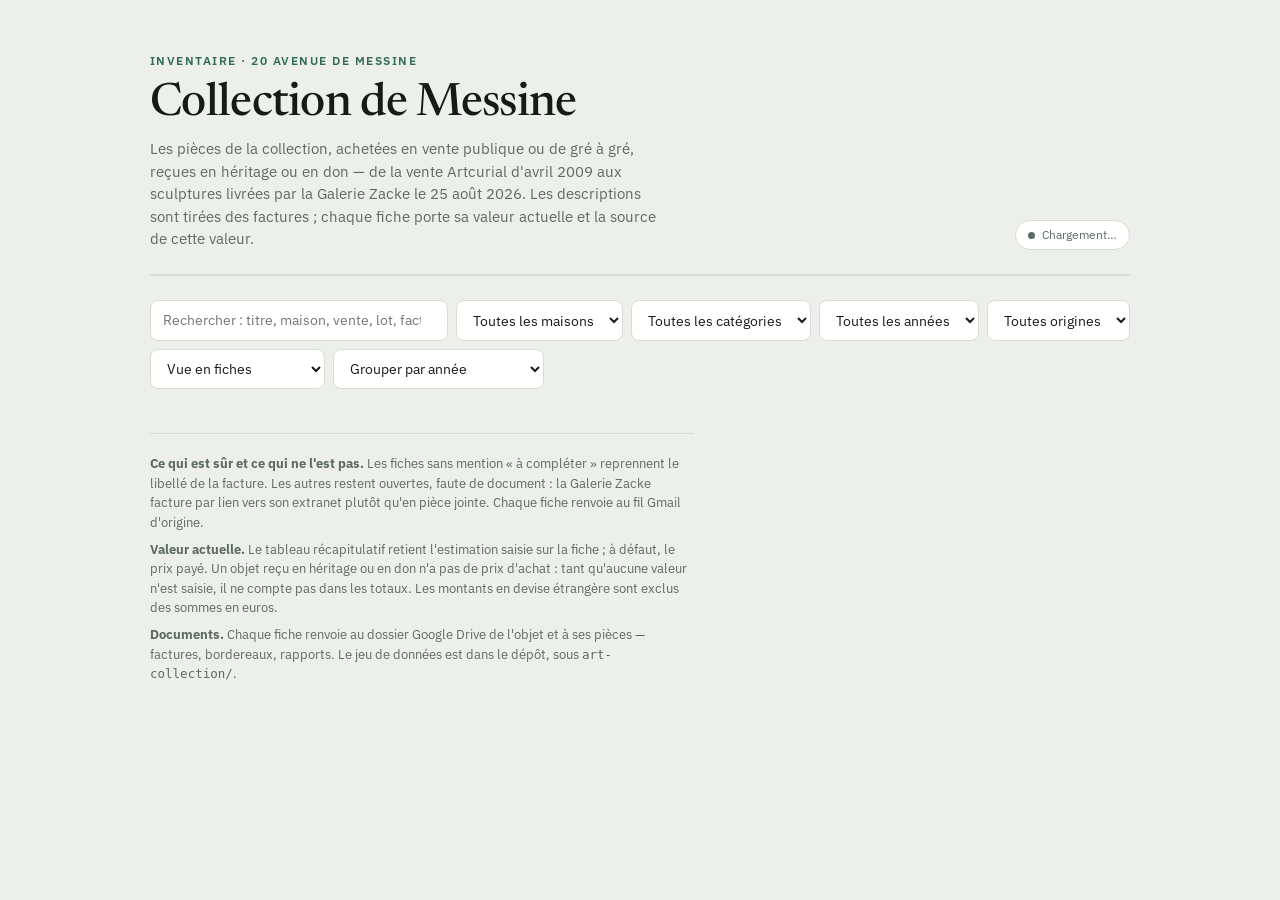
<file: art-collection/artifact-template.html>
<title>Collection de Messine</title>
<link rel="preconnect" href="https://fonts.googleapis.com">
<link rel="preconnect" href="https://fonts.gstatic.com" crossorigin>
<link rel="stylesheet" href="https://fonts.googleapis.com/css2?family=Newsreader:ital,opsz,wght@0,6..72,400;0,6..72,500;0,6..72,600;1,6..72,400&family=IBM+Plex+Sans:wght@400;500;600&display=swap">

<style id="css">
:root {
  --ground: #edf0ea;
  --surface: #ffffff;
  --surface-2: #f6f8f3;
  --ink: #171b18;
  --muted: #5d6a62;
  --line: #d6ddd4;
  --accent: #2f6b57;
  --accent-soft: #e2ece6;
  --flag: #8d6417;
  --shadow: 0 1px 2px rgba(23, 27, 24, .06);
}
@media (prefers-color-scheme: dark) {
  :root:not([data-theme="light"]) {
    --ground: #111512;
    --surface: #191e1b;
    --surface-2: #1f2521;
    --ink: #e9eee9;
    --muted: #99a69d;
    --line: #2b332e;
    --accent: #83c1a4;
    --accent-soft: #22302a;
    --flag: #cb9c4f;
    --shadow: 0 1px 2px rgba(0, 0, 0, .4);
  }
}
:root[data-theme="dark"] {
  --ground: #111512;
  --surface: #191e1b;
  --surface-2: #1f2521;
  --ink: #e9eee9;
  --muted: #99a69d;
  --line: #2b332e;
  --accent: #83c1a4;
  --accent-soft: #22302a;
  --flag: #cb9c4f;
  --shadow: 0 1px 2px rgba(0, 0, 0, .4);
}

* { box-sizing: border-box; }

body {
  margin: 0;
  background: var(--ground);
  color: var(--ink);
  font-family: "IBM Plex Sans", "Helvetica Neue", Arial, sans-serif;
  font-size: 15px;
  line-height: 1.55;
  -webkit-font-smoothing: antialiased;
}

.wrap { max-width: 1020px; margin: 0 auto; padding: 0 20px 72px; }

header.masthead {
  padding: 52px 0 24px;
  display: flex;
  flex-wrap: wrap;
  align-items: flex-end;
  justify-content: space-between;
  gap: 20px;
}
h1 {
  font-family: Newsreader, Georgia, "Times New Roman", serif;
  font-weight: 500;
  font-size: clamp(34px, 5vw, 46px);
  line-height: 1.05;
  letter-spacing: -.015em;
  margin: 0;
  text-wrap: balance;
}
.standfirst { margin: 10px 0 0; max-width: 58ch; color: var(--muted); font-size: 14.5px; }
.eyebrow {
  font-size: 11.5px; letter-spacing: .13em; text-transform: uppercase;
  color: var(--accent); margin: 0 0 10px; font-weight: 600;
}

.mode {
  display: inline-flex; align-items: center; gap: 7px;
  font-size: 12px; color: var(--muted);
  border: 1px solid var(--line); border-radius: 999px;
  padding: 5px 12px; background: var(--surface);
}
.dot { width: 7px; height: 7px; border-radius: 50%; background: var(--muted); }
.mode.live .dot { background: var(--accent); }
.mode.local .dot { background: var(--flag); }

.stats {
  display: grid; grid-template-columns: repeat(auto-fit, minmax(150px, 1fr));
  gap: 1px; background: var(--line);
  border: 1px solid var(--line); border-radius: 10px; overflow: hidden;
  margin-bottom: 24px;
}
.stat { background: var(--surface); padding: 14px 16px; }
.stat b {
  display: block; font-family: Newsreader, Georgia, serif;
  font-size: 26px; font-weight: 500; font-variant-numeric: tabular-nums; line-height: 1.15;
}
.stat span { font-size: 12px; color: var(--muted); }

.controls { display: flex; flex-wrap: wrap; gap: 8px; margin-bottom: 18px; }
input[type="search"], select {
  font: inherit; font-size: 13.5px; color: var(--ink);
  background: var(--surface); border: 1px solid var(--line);
  border-radius: 8px; padding: 9px 12px;
}
input[type="search"] { flex: 1 1 240px; min-width: 0; }
input:focus-visible, select:focus-visible, button:focus-visible, textarea:focus-visible {
  outline: 2px solid var(--accent); outline-offset: 2px;
}

.group-head {
  display: flex; align-items: baseline; gap: 12px; margin: 26px 0 8px;
  font-family: Newsreader, Georgia, serif; font-size: 19px;
}
.group-head span { font-family: "IBM Plex Sans", sans-serif; font-size: 12px; color: var(--muted); }
.group-head::after { content: ""; flex: 1; height: 1px; background: var(--line); }

.list { display: flex; flex-direction: column; gap: 8px; }
.item {
  background: var(--surface); border: 1px solid var(--line);
  border-radius: 10px; box-shadow: var(--shadow); overflow: hidden;
}
.row {
  display: grid; grid-template-columns: 62px 1fr auto; gap: 14px; align-items: center;
  width: 100%; padding: 12px 16px; background: none; border: 0;
  font: inherit; color: inherit; text-align: left; cursor: pointer;
}
.row:hover { background: var(--surface-2); }
.thumb {
  width: 62px; height: 50px; border-radius: 6px;
  background: var(--surface-2); border: 1px solid var(--line);
  display: grid; place-items: center; overflow: hidden;
  color: var(--muted); font-size: 9.5px; letter-spacing: .06em; text-transform: uppercase;
}
.thumb img { width: 100%; height: 100%; object-fit: cover; }
.title {
  font-family: Newsreader, Georgia, serif; font-size: 17.5px;
  line-height: 1.25; margin: 0 0 3px; text-wrap: balance;
}
.line { font-size: 12.5px; color: var(--muted); }
.price { font-variant-numeric: tabular-nums; font-size: 15px; white-space: nowrap; text-align: right; }
.price small { display: block; font-size: 11px; color: var(--muted); font-variant-numeric: normal; }
.chips { display: flex; flex-wrap: wrap; gap: 5px; margin-top: 5px; }
.chip { font-size: 11px; padding: 1.5px 8px; border-radius: 999px; border: 1px solid var(--line); color: var(--muted); }
.chip.room { background: var(--accent-soft); border-color: transparent; color: var(--accent); font-weight: 500; }
.chip.todo { border-color: var(--flag); color: var(--flag); }

.detail { border-top: 1px solid var(--line); padding: 18px 16px 20px; background: var(--surface-2); }
.detail dl {
  display: grid; grid-template-columns: 132px 1fr; gap: 5px 16px;
  margin: 0 0 14px; font-size: 13.5px;
}
.detail dt { color: var(--muted); }
.detail dd { margin: 0; }
.detail a { color: var(--accent); text-underline-offset: 3px; }
.big-photo { margin: 0 0 14px; }
.big-photo img { max-width: 320px; width: 100%; border-radius: 8px; border: 1px solid var(--line); display: block; }
.notice {
  font-family: Newsreader, Georgia, serif;
  font-size: 15.5px; line-height: 1.6;
  margin: 0 0 16px; max-width: 68ch;
  white-space: pre-line;
}
.annexe { margin: 18px 0 4px; }
.annexe h4 {
  font-family: Newsreader, Georgia, serif; font-weight: 500;
  font-size: 15px; margin: 0 0 8px;
}
.annexe .pages { display: flex; gap: 10px; overflow-x: auto; padding-bottom: 6px; }
.annexe .pages img {
  height: 260px; border: 1px solid var(--line); border-radius: 6px;
  background: #fff; cursor: zoom-in; flex: 0 0 auto;
}
.annexe .pages img.zoom { height: auto; max-width: 100%; cursor: zoom-out; }
.fields { display: grid; gap: 12px; grid-template-columns: repeat(auto-fit, minmax(230px, 1fr)); margin-top: 16px; }
label { display: block; font-size: 11.5px; letter-spacing: .08em; text-transform: uppercase; color: var(--muted); margin-bottom: 5px; }
.fields input[type="text"], textarea {
  font: inherit; font-size: 14px; width: 100%; padding: 9px 11px;
  color: var(--ink); background: var(--surface); border: 1px solid var(--line); border-radius: 8px;
}
textarea { min-height: 74px; resize: vertical; }
.photo-row { display: flex; align-items: center; gap: 10px; flex-wrap: wrap; margin-top: 12px; }
button.ghost {
  font: inherit; font-size: 13px; padding: 8px 13px;
  border: 1px solid var(--line); border-radius: 8px;
  background: var(--surface); color: var(--ink); cursor: pointer;
}
button.ghost:hover { border-color: var(--accent); color: var(--accent); }
button.ghost[disabled] { opacity: .5; cursor: default; }
.status { font-size: 12px; color: var(--accent); min-height: 17px; margin-top: 8px; }
.status.warn { color: var(--flag); }
input[type="file"] { display: none; }

footer {
  margin-top: 44px; padding-top: 20px; border-top: 1px solid var(--line);
  font-size: 12.5px; color: var(--muted); max-width: 68ch;
}
footer p { margin: 0 0 8px; }
.empty { padding: 34px 4px; color: var(--muted); }
@media (max-width: 620px) {
  .row { grid-template-columns: 46px 1fr; }
  .thumb { width: 46px; height: 40px; }
  .price { grid-column: 2; text-align: left; margin-top: 4px; }
  .detail dl { grid-template-columns: 1fr; gap: 2px 0; }
  .detail dt { margin-top: 8px; }
}

    .chip.acq { border-style: dashed; }
    .chip.acq-heritage { border-color: #8a6d3b; color: #8a6d3b; }
    .chip.acq-don { border-color: #4a7c59; color: #4a7c59; }
    .price small.estim { display: block; opacity: .75; font-style: italic; }
    .fields.valuation { grid-template-columns: repeat(3, 1fr); }
    .hint { margin: 6px 0 0; font-size: 12px; opacity: .65; }
    .table-wrap { overflow-x: auto; margin-top: 8px; }
    table.recap { width: 100%; border-collapse: collapse; font-size: 13px; min-width: 940px; }
    table.recap td:first-child { min-width: 260px; }
    table.recap td:nth-child(3) { min-width: 150px; }
    table.recap th, table.recap td { padding: 7px 10px; text-align: left;
      border-bottom: 1px solid var(--line); vertical-align: top; }
    table.recap th { font-size: 11px; letter-spacing: .05em; text-transform: uppercase;
      opacity: .7; font-weight: 600; white-space: nowrap; }
    table.recap td.num, table.recap th.num { text-align: right; white-space: nowrap;
      font-variant-numeric: tabular-nums; }
    table.recap td.estim { font-weight: 600; }
    table.recap td.src { font-size: 12px; opacity: .75; }
    table.recap tfoot td { border-top: 2px solid var(--ink); border-bottom: none;
      font-weight: 600; padding-top: 10px; }
    .linklike { background: none; border: 0; padding: 0; font: inherit; color: inherit;
      text-align: left; text-decoration: underline; text-underline-offset: 2px; cursor: pointer; }
    @media (max-width: 720px) { .fields.valuation { grid-template-columns: 1fr; } }
    .docs-block { margin-top: 14px; }
    .docs-block h4 { margin: 0 0 6px; font-size: 13px; letter-spacing: .04em; text-transform: uppercase; opacity: .7; }
    .docs { display: flex; flex-wrap: wrap; gap: 6px; }
    .doc { display: inline-block; padding: 5px 10px; border: 1px solid var(--line); border-radius: 999px;
           font-size: 13px; text-decoration: none; max-width: 100%; overflow: hidden;
           text-overflow: ellipsis; white-space: nowrap; }
    .doc:hover { border-color: var(--ink); }
    .doc.primary { border-color: var(--ink); font-weight: 600; }
  </style>

<div class="wrap" id="shell">
  <header class="masthead">
    <div>
      <p class="eyebrow">Inventaire · 20 avenue de Messine</p>
      <h1>Collection de Messine</h1>
      <p class="standfirst">
        Les pièces de la collection, achetées en vente publique ou de gré à gré, reçues en
        héritage ou en don — de la vente Artcurial d'avril 2009 aux sculptures livrées par
        la Galerie Zacke le 25 août 2026. Les descriptions sont tirées des factures ;
        chaque fiche porte sa valeur actuelle et la source de cette valeur.
      </p>
    </div>
    <span class="mode" id="mode"><span class="dot"></span><span id="modeText">Chargement…</span></span>
  </header>

  <div class="stats" id="stats"></div>

  <div class="controls">
    <input type="search" id="q" placeholder="Rechercher : titre, maison, vente, lot, facture…" autocomplete="off">
    <select id="house"><option value="">Toutes les maisons</option></select>
    <select id="category"><option value="">Toutes les catégories</option></select>
    <select id="year"><option value="">Toutes les années</option></select>
    <select id="acq">
      <option value="">Toutes origines</option>
      <option value="achat">Achat</option>
      <option value="heritage">Héritage</option>
      <option value="don">Don</option>
    </select>
    <select id="viewMode">
      <option value="cards">Vue en fiches</option>
      <option value="table">Tableau récapitulatif</option>
    </select>
    <select id="groupBy">
      <option value="year">Grouper par année</option>
      <option value="room">Grouper par emplacement</option>
      <option value="house">Grouper par maison</option>
    </select>
    <button class="ghost" id="export" type="button" hidden>Exporter l'inventaire</button>
  </div>

  <div id="list"></div>
  <p class="empty" id="empty" hidden>Aucune pièce ne correspond à cette recherche.</p>

  <footer>
    <p><strong>Ce qui est sûr et ce qui ne l'est pas.</strong> Les fiches sans mention
    « à compléter » reprennent le libellé de la facture. Les autres restent ouvertes, faute de
    document : la Galerie Zacke facture par lien vers son extranet plutôt qu'en pièce jointe.
    Chaque fiche renvoie au fil Gmail d'origine.</p>
    <p><strong>Valeur actuelle.</strong> Le tableau récapitulatif retient l'estimation saisie sur
    la fiche ; à défaut, le prix payé. Un objet reçu en héritage ou en don n'a pas de prix
    d'achat : tant qu'aucune valeur n'est saisie, il ne compte pas dans les totaux. Les montants
    en devise étrangère sont exclus des sommes en euros.</p>
    <p><strong>Documents.</strong> Chaque fiche renvoie au dossier Google Drive de l'objet et à
    ses pièces — factures, bordereaux, rapports. Le jeu de données est dans le dépôt, sous
    <code>art-collection/</code>.</p>
  </footer>
</div>

<script id="state" type="application/json">__STATE__</script>

<script id="app">
(function () {
  "use strict";

  var STATE = JSON.parse(document.getElementById("state").textContent);
  var ITEMS = STATE.items;
  var LOCAL_KEY = "messine-collection-local-v1";
  var MAX_DOC = 12000000; // marge sous la limite de 16 Mo d'une page publiée

  var api = null;          // capacité "artifact" si la page peut se republier
  var canPublish = false;
  var localOnly = {};      // repli navigateur
  var openId = null;
  var pending = null;
  var statusNode = null;

  try { localOnly = JSON.parse(localStorage.getItem(LOCAL_KEY)) || {}; } catch (e) { localOnly = {}; }

  function el(tag, cls, text) {
    var n = document.createElement(tag);
    if (cls) n.className = cls;
    if (text != null) n.textContent = text;
    return n;
  }
  function stripTags(s) { return String(s).replace(/<[^>]+>/g, ""); }
  function yearOf(i) { return (i.saleDate || "").slice(0, 4); }
  function view(i) {
    var o = localOnly[i.id] || {};
    return {
      location: canPublish ? (i.location || "") : (o.location != null ? o.location : (i.location || "")),
      notes: canPublish ? (i.notes || "") : (o.notes != null ? o.notes : (i.notes || "")),
      photo: canPublish ? (i.photo || "") : (o.photo || i.photo || ""),
      value: canPublish ? (i.value != null ? i.value : "") : (o.value != null ? o.value : (i.value != null ? i.value : "")),
      valueSource: canPublish ? (i.valueSource || "") : (o.valueSource != null ? o.valueSource : (i.valueSource || "")),
      valueDate: canPublish ? (i.valueDate || "") : (o.valueDate != null ? o.valueDate : (i.valueDate || ""))
    };
  }

  var ACQ = { achat: "Achat", heritage: "Héritage", don: "Don" };
  function acqOf(i) { return i.acquisition || "achat"; }

  // Valeur retenue : l'estimation saisie si elle existe, sinon le prix payé.
  function currentValue(i, v) {
    var raw = v.value;
    if (raw !== "" && raw != null && !isNaN(Number(raw))) {
      return { amount: Number(raw), currency: "EUR", basis: "estimation",
               source: v.valueSource || "", date: v.valueDate || "" };
    }
    if (i.price != null) {
      return { amount: i.price, currency: i.currency || "EUR", basis: "achat",
               source: "prix d'adjudication", date: i.saleDate || "" };
    }
    return { amount: null, currency: null, basis: null, source: "", date: "" };
  }
  function fmtMoney(amount, currency) {
    if (amount == null) return "—";
    return amount.toLocaleString("fr-FR") + (currency === "GBP" ? " £" : " €");
  }
  function money(i) {
    if (i.price == null) return { main: "—", sub: "" };
    var sym = i.currency === "GBP" ? " £" : " €";
    return { main: i.price.toLocaleString("fr-FR") + sym, sub: i.lot ? "lot " + i.lot : "" };
  }
  function frDate(d) {
    if (!d) return "—";
    var p = d.split("-");
    return p[2] + "/" + p[1] + "/" + p[0];
  }

  // ---- persistance ---------------------------------------------------------

  function buildDoc(state) {
    var css = document.getElementById("css").textContent;
    var app = document.getElementById("app").textContent;
    var shell = SHELL_HTML;
    var json = JSON.stringify(state).replace(/</g, "\\u003c");
    return "<!doctype html>\n<html lang=\"fr\">\n<head>\n<meta charset=\"utf-8\">\n" +
      "<meta name=\"viewport\" content=\"width=device-width, initial-scale=1\">\n" +
      "<title>Collection de Messine</title>\n" +
      "<link rel=\"preconnect\" href=\"https://fonts.googleapis.com\">\n" +
      "<link rel=\"preconnect\" href=\"https://fonts.gstatic.com\" crossorigin>\n" +
      "<link rel=\"stylesheet\" href=\"https://fonts.googleapis.com/css2?family=Newsreader:ital,opsz,wght@0,6..72,400;0,6..72,500;0,6..72,600;1,6..72,400&family=IBM+Plex+Sans:wght@400;500;600&display=swap\">\n" +
      "<style id=\"css\">" + css + "</style>\n</head>\n<body>\n" + shell +
      "\n<script id=\"state\" type=\"application/json\">" + json + "<\/script>\n" +
      "<script id=\"app\">" + app + "<\/script>\n</body>\n</html>";
  }

  function saveLocal(id, patch) {
    localOnly[id] = Object.assign({}, localOnly[id] || {}, patch);
    try {
      localStorage.setItem(LOCAL_KEY, JSON.stringify(localOnly));
      setStatus("Enregistré sur cet appareil uniquement", true);
    } catch (e) {
      setStatus("Stockage plein : la photo n'a pas pu être conservée", true);
    }
  }

  function schedulePublish() {
    if (!canPublish) return;
    if (pending) clearTimeout(pending);
    setStatus("Enregistrement…");
    pending = setTimeout(publishNow, 900);
  }

  function publishNow() {
    pending = null;
    STATE.updated = new Date().toISOString();
    var html;
    try { html = buildDoc(STATE); } catch (e) { setStatus("Impossible de préparer l'enregistrement", true); return; }
    if (html.length > MAX_DOC) {
      setStatus("Page trop lourde : retirez une photo avant d'enregistrer", true);
      return;
    }
    api.publish(html).then(function () {
      setStatus("Enregistré pour tous vos appareils");
    }, function (err) {
      var code = err && err.code;
      if (code === "conflict") {
        setStatus("Une autre fenêtre a enregistré avant : la page va se recharger", true);
      } else if (code === "not_writer" || code === "not_granted") {
        canPublish = false;
        setMode();
        setStatus("Lecture seule : vos ajouts restent sur cet appareil", true);
      } else {
        setStatus("Échec de l'enregistrement — réessayez", true);
      }
    });
  }

  function setStatus(text, warn) {
    if (!statusNode) return;
    statusNode.textContent = text;
    statusNode.className = "status" + (warn ? " warn" : "");
  }
  function setMode() {
    var box = document.getElementById("mode");
    var txt = document.getElementById("modeText");
    if (canPublish) {
      box.className = "mode live";
      txt.textContent = "Enregistrement dans la page";
    } else {
      box.className = "mode local";
      txt.textContent = "Enregistrement local à ce navigateur";
    }
  }

  function commit(id, patch) {
    if (canPublish) {
      for (var k = 0; k < ITEMS.length; k++) {
        if (ITEMS[k].id === id) { Object.assign(ITEMS[k], patch); break; }
      }
      schedulePublish();
    } else {
      saveLocal(id, patch);
    }
    render();
  }

  // ---- rendu ---------------------------------------------------------------

  function fillSelect(id, values) {
    var sel = document.getElementById(id);
    values.filter(Boolean).sort().forEach(function (v) {
      var o = el("option", null, v);
      o.value = v;
      sel.appendChild(o);
    });
  }
  function unique(fn) {
    var seen = {}, out = [];
    ITEMS.forEach(function (i) {
      var v = fn(i);
      if (v && !seen[v]) { seen[v] = 1; out.push(v); }
    });
    return out;
  }

  function renderStats() {
    var spent = 0, valeur = 0, estimes = 0, rooms = {}, nRooms = 0, todo = 0, photos = 0;
    ITEMS.forEach(function (i) {
      if (i.price != null && i.currency === "EUR") spent += i.price;
      var v = view(i);
      var cur = currentValue(i, v);
      if (cur.amount != null && (cur.currency || "EUR") === "EUR") valeur += cur.amount;
      if (cur.basis === "estimation") estimes++;
      if (v.location && !rooms[v.location]) { rooms[v.location] = 1; nRooms++; }
      if (i.confidence === "a_verifier") todo++;
      if (v.photo) photos++;
    });
    var box = document.getElementById("stats");
    box.innerHTML = "";
    [[ITEMS.length, "objets à l'inventaire"],
     [spent.toLocaleString("fr-FR") + " €", "prix d'acquisition relevés"],
     [valeur.toLocaleString("fr-FR") + " €", "valeur actuelle retenue"],
     [estimes, estimes > 1 ? "valeurs estimées saisies" : "valeur estimée saisie"],
     [photos, photos > 1 ? "photos" : "photo"],
     [todo, "fiches à compléter"]
    ].forEach(function (pair) {
      var s = el("div", "stat");
      s.appendChild(el("b", null, String(pair[0])));
      s.appendChild(el("span", null, pair[1]));
      box.appendChild(s);
    });
  }

  function render() {
    renderStats();
    var q = document.getElementById("q").value.trim().toLowerCase();
    var house = document.getElementById("house").value;
    var category = document.getElementById("category").value;
    var year = document.getElementById("year").value;
    var acq = document.getElementById("acq").value;
    var viewMode = document.getElementById("viewMode").value;
    var groupBy = document.getElementById("groupBy").value;

    var rows = ITEMS.filter(function (i) {
      var v = view(i);
      if (house && i.house !== house) return false;
      if (category && i.category !== category) return false;
      if (year && yearOf(i) !== year) return false;
      if (acq && acqOf(i) !== acq) return false;
      if (!q) return true;
      var hay = [stripTags(i.title), i.house, i.sale, i.lot, i.origin, i.invoiceRef,
                 v.location, v.notes, v.valueSource, ACQ[acqOf(i)]]
        .filter(Boolean).join(" ").toLowerCase();
      return hay.indexOf(q) !== -1;
    }).sort(function (a, b) { return (b.saleDate || "").localeCompare(a.saleDate || ""); });

    if (viewMode === "table") {
      renderTable(rows);
      document.getElementById("empty").hidden = rows.length > 0;
      return;
    }

    var groups = {}, order = [];
    rows.forEach(function (i) {
      var key = groupBy === "year" ? yearOf(i)
        : groupBy === "house" ? i.house
        : (view(i).location || "Sans emplacement");
      if (!groups[key]) { groups[key] = []; order.push(key); }
      groups[key].push(i);
    });
    if (groupBy === "year") order.sort().reverse();
    else order.sort(function (a, b) {
      if (a === "Sans emplacement") return 1;
      if (b === "Sans emplacement") return -1;
      return a.localeCompare(b);
    });

    var list = document.getElementById("list");
    list.innerHTML = "";
    order.forEach(function (k) {
      var head = el("h2", "group-head", k);
      head.appendChild(el("span", null, groups[k].length + " pièce" + (groups[k].length > 1 ? "s" : "")));
      list.appendChild(head);
      var box = el("div", "list");
      groups[k].forEach(function (i) { box.appendChild(itemNode(i)); });
      list.appendChild(box);
    });
    document.getElementById("empty").hidden = rows.length > 0;
  }

  function renderTable(rows) {
    var list = document.getElementById("list");
    list.innerHTML = "";
    var wrap = el("div", "table-wrap");
    var t = document.createElement("table");
    t.className = "recap";

    var head = document.createElement("thead");
    var hr = document.createElement("tr");
    ["Objet", "Origine", "Maison / provenance", "Date", "Prix d'achat",
     "Valeur actuelle", "Source de la valeur", "Emplacement"].forEach(function (h, k) {
      var th = el("th", k >= 4 && k <= 5 ? "num" : null, h);
      hr.appendChild(th);
    });
    head.appendChild(hr);
    t.appendChild(head);

    var body = document.createElement("tbody");
    var totalAchat = 0, totalValeur = 0, horsEuro = 0;
    rows.forEach(function (i) {
      var v = view(i);
      var cur = currentValue(i, v);
      var tr = document.createElement("tr");

      var tdTitle = document.createElement("td");
      var a = el("button", "linklike");
      a.type = "button";
      a.innerHTML = i.title;
      a.addEventListener("click", function () {
        document.getElementById("viewMode").value = "cards";
        openId = i.id;
        render();
        var node = document.querySelector('[data-id="' + i.id + '"]');
        if (node) node.scrollIntoView({ block: "center" });
      });
      tdTitle.appendChild(a);
      tr.appendChild(tdTitle);

      var acq = acqOf(i);
      var tdAcq = document.createElement("td");
      tdAcq.appendChild(el("span", "chip acq acq-" + acq, ACQ[acq]));
      tr.appendChild(tdAcq);

      tr.appendChild(el("td", null, i.house + (i.city ? " · " + i.city : "")));
      tr.appendChild(el("td", null, frDate(i.saleDate)));
      tr.appendChild(el("td", "num", i.price != null ? fmtMoney(i.price, i.currency) : "—"));

      var tdVal = el("td", "num" + (cur.basis === "estimation" ? " estim" : ""),
                     fmtMoney(cur.amount, cur.currency));
      tr.appendChild(tdVal);
      tr.appendChild(el("td", "src", cur.basis === "estimation"
        ? (cur.source || "source non renseignée") + (cur.date ? " · " + cur.date : "")
        : (cur.basis ? "prix d'adjudication" : "à estimer")));
      tr.appendChild(el("td", null, v.location || "—"));

      if (i.price != null && (i.currency || "EUR") === "EUR") totalAchat += i.price;
      if (cur.amount != null) {
        if ((cur.currency || "EUR") === "EUR") totalValeur += cur.amount;
        else horsEuro++;
      }
      body.appendChild(tr);
    });
    t.appendChild(body);

    var foot = document.createElement("tfoot");
    var fr = document.createElement("tr");
    fr.appendChild(el("td", null, rows.length + " objet" + (rows.length > 1 ? "s" : "")));
    fr.appendChild(el("td", null, ""));
    fr.appendChild(el("td", null, ""));
    fr.appendChild(el("td", null, "Totaux en euros"));
    fr.appendChild(el("td", "num", fmtMoney(totalAchat, "EUR")));
    fr.appendChild(el("td", "num", fmtMoney(totalValeur, "EUR")));
    fr.appendChild(el("td", "src", horsEuro ? horsEuro + " objet(s) en devise étrangère exclus" : ""));
    fr.appendChild(el("td", null, ""));
    foot.appendChild(fr);
    t.appendChild(foot);

    wrap.appendChild(t);
    list.appendChild(wrap);
  }

  function itemNode(i) {
    var v = view(i);
    var wrap = el("article", "item");
    var row = el("button", "row");
    row.type = "button";
    row.setAttribute("aria-expanded", openId === i.id ? "true" : "false");
    wrap.setAttribute("data-id", i.id);

    var thumb = el("div", "thumb");
    if (v.photo) {
      var img = document.createElement("img");
      img.src = v.photo;
      img.alt = stripTags(i.title);
      thumb.appendChild(img);
    } else {
      thumb.textContent = "photo";
    }

    var mid = el("div");
    var h = el("h3", "title");
    h.innerHTML = i.title;
    mid.appendChild(h);
    mid.appendChild(el("p", "line", i.house + " · " + i.city + " · " + frDate(i.saleDate)));
    var chips = el("div", "chips");
    chips.appendChild(el("span", "chip", i.category));
    var acqKey = acqOf(i);
    if (acqKey !== "achat") chips.appendChild(el("span", "chip acq acq-" + acqKey, ACQ[acqKey]));
    if (v.location) chips.appendChild(el("span", "chip room", v.location));
    if (i.confidence === "a_verifier") chips.appendChild(el("span", "chip todo", "à compléter"));
    mid.appendChild(chips);

    var m = money(i);
    var cur = currentValue(i, v);
    var price = el("div", "price", m.main);
    if (m.sub) price.appendChild(el("small", null, m.sub));
    if (cur.basis === "estimation") {
      price.appendChild(el("small", "estim", "valeur " + fmtMoney(cur.amount, cur.currency)));
    }

    row.appendChild(thumb);
    row.appendChild(mid);
    row.appendChild(price);
    row.addEventListener("click", function () {
      openId = openId === i.id ? null : i.id;
      render();
    });
    wrap.appendChild(row);
    if (openId === i.id) wrap.appendChild(detailNode(i));
    return wrap;
  }

  function detailNode(i) {
    var v = view(i);
    var cur = currentValue(i, v);
    var d = el("div", "detail");

    if (v.photo) {
      var box = el("div", "big-photo");
      var img = document.createElement("img");
      img.src = v.photo;
      img.alt = stripTags(i.title);
      box.appendChild(img);
      d.appendChild(box);
    }

    if (i.notice) {
      var notice = el("p", "notice", i.notice);
      d.appendChild(notice);
    }

    var dl = document.createElement("dl");
    [["Origine", ACQ[acqOf(i)] + (i.acquisitionNote ? " — " + i.acquisitionNote : "")],
     ["Vente", i.sale], ["Date", frDate(i.saleDate)], ["Lot", i.lot],
     ["Prix", money(i).main], ["Détail du prix", i.priceNote], ["Facture", i.invoiceRef],
     ["Note de facture", i.invoiceNote],
     ["Description", i.origin && i.origin !== "—" ? i.origin : null],
     ["Livraison", i.delivery],
     ["Analyse scientifique", i.science],
     ["À faire", i.todo]
    ].forEach(function (pair) {
      if (!pair[1] || pair[1] === "—") return;
      dl.appendChild(el("dt", null, pair[0]));
      dl.appendChild(el("dd", null, pair[1]));
    });
    d.appendChild(dl);

    if (i.driveUrl || (i.driveDocs && i.driveDocs.length)) {
      var docsWrap = el("div", "docs-block");
      docsWrap.appendChild(el("h4", null, "Documents"));
      var docs = el("div", "docs");
      function doc(href, text, cls) {
        var a = el("a", "doc" + (cls ? " " + cls : ""), text);
        a.href = href;
        a.target = "_blank";
        a.rel = "noopener";
        docs.appendChild(a);
      }
      if (i.driveUrl) doc(i.driveUrl, "Dossier Drive de l'objet →", "primary");
      (i.driveDocs || []).forEach(function (f) { doc(f.url, f.kind + " · " + f.label, null); });
      docsWrap.appendChild(docs);
      d.appendChild(docsWrap);
    }

    var links = el("div");
    links.style.display = "grid";
    links.style.gap = "3px";
    function link(href, text) {
      var a = el("a", null, text);
      a.href = href;
      a.target = "_blank";
      a.rel = "noopener";
      links.appendChild(a);
    }
    if (i.lotUrl) link(i.lotUrl, "Voir la fiche du lot chez la maison de vente →");
    if (i.thread) link("https://mail.google.com/mail/u/0/#all/" + i.thread, "Ouvrir le fil Gmail →");
    d.appendChild(links);

    if ((i.reportPages && i.reportPages.length) || i.reportUrl) {
      var annexe = el("div", "annexe");
      annexe.appendChild(el("h4", null, "Rapport scientifique — pages annexées"));
      if (i.reportPages && i.reportPages.length) {
        var pages = el("div", "pages");
        i.reportPages.forEach(function (src, k) {
          if (!src) return;
          var im = document.createElement("img");
          im.src = src;
          im.alt = "Rapport, page " + (k + 1);
          im.addEventListener("click", function () { im.classList.toggle("zoom"); });
          pages.appendChild(im);
        });
        annexe.appendChild(pages);
      }
      if (i.reportUrl) {
        var row = el("div", "docs");
        var ra = el("a", "doc", "Rapport complet (PDF) →");
        ra.href = i.reportUrl;
        ra.target = "_blank";
        ra.rel = "noopener";
        row.appendChild(ra);
        annexe.appendChild(row);
      }
      d.appendChild(annexe);
    }

    var fields = el("div", "fields");
    var locWrap = el("div");
    var locLabel = el("label", null, "Emplacement dans l'appartement");
    locLabel.setAttribute("for", "loc-" + i.id);
    var loc = document.createElement("input");
    loc.type = "text";
    loc.id = "loc-" + i.id;
    loc.value = v.location;
    loc.placeholder = "Salon, mur de la cheminée";
    locWrap.appendChild(locLabel);
    locWrap.appendChild(loc);

    var noteWrap = el("div");
    var noteLabel = el("label", null, "Notes");
    noteLabel.setAttribute("for", "note-" + i.id);
    var note = document.createElement("textarea");
    note.id = "note-" + i.id;
    note.value = v.notes;
    noteWrap.appendChild(noteLabel);
    noteWrap.appendChild(note);

    fields.appendChild(locWrap);
    fields.appendChild(noteWrap);
    d.appendChild(fields);

    loc.addEventListener("change", function () { commit(i.id, { location: loc.value.trim() }); });
    note.addEventListener("change", function () { commit(i.id, { notes: note.value.trim() }); });

    var val = el("div", "fields valuation");
    function field(id, label, type, value, placeholder) {
      var w = el("div");
      var l = el("label", null, label);
      l.setAttribute("for", id + "-" + i.id);
      var input = document.createElement("input");
      input.type = type;
      input.id = id + "-" + i.id;
      input.value = value;
      if (placeholder) input.placeholder = placeholder;
      if (type === "number") { input.min = "0"; input.step = "50"; }
      w.appendChild(l);
      w.appendChild(input);
      val.appendChild(w);
      return input;
    }
    var vAmount = field("val", "Valeur actuelle (€)", "number", v.value,
                        i.price != null ? String(i.price) : "à estimer");
    var vSource = field("src", "Source de cette valeur", "text", v.valueSource,
                        "Estimation Artcurial, assurance, comparable en vente…");
    var vDate = field("vdate", "Date de la valeur", "text", v.valueDate, "03/2026");
    d.appendChild(val);

    var basis = el("p", "hint");
    basis.textContent = cur.basis === "estimation"
      ? "Valeur retenue : votre estimation. Sans elle, le prix payé serait repris."
      : (cur.basis === "achat"
         ? "Aucune estimation saisie : le récapitulatif retient le prix d'achat."
         : "Ni prix d'achat ni estimation : cet objet ne compte pas dans les totaux.");
    d.appendChild(basis);

    vAmount.addEventListener("change", function () {
      var raw = vAmount.value.trim();
      commit(i.id, { value: raw === "" ? "" : Number(raw) });
    });
    vSource.addEventListener("change", function () { commit(i.id, { valueSource: vSource.value.trim() }); });
    vDate.addEventListener("change", function () { commit(i.id, { valueDate: vDate.value.trim() }); });

    var photoRow = el("div", "photo-row");
    var file = document.createElement("input");
    file.type = "file";
    file.accept = "image/*";
    var pick = el("button", "ghost", v.photo ? "Remplacer la photo" : "Ajouter une photo");
    pick.type = "button";
    pick.addEventListener("click", function () { file.click(); });
    file.addEventListener("change", function () {
      var f = file.files && file.files[0];
      if (!f) return;
      setStatus("Préparation de la photo…");
      shrink(f, function (dataUrl) { commit(i.id, { photo: dataUrl }); });
    });
    photoRow.appendChild(pick);
    photoRow.appendChild(file);
    if (v.photo) {
      var drop = el("button", "ghost", "Retirer la photo");
      drop.type = "button";
      drop.addEventListener("click", function () { commit(i.id, { photo: "" }); });
      photoRow.appendChild(drop);
    }
    d.appendChild(photoRow);

    statusNode = el("p", "status");
    d.appendChild(statusNode);
    return d;
  }

  var downloadsApi = null;

  function shrink(file, done) {
    var reader = new FileReader();
    reader.onload = function () {
      var img = new Image();
      img.onload = function () {
        var max = 1000;
        var scale = Math.min(1, max / Math.max(img.width, img.height));
        var c = document.createElement("canvas");
        c.width = Math.round(img.width * scale);
        c.height = Math.round(img.height * scale);
        c.getContext("2d").drawImage(img, 0, 0, c.width, c.height);
        done(c.toDataURL("image/jpeg", 0.7));
      };
      img.onerror = function () { done(reader.result); };
      img.src = reader.result;
    };
    reader.readAsDataURL(file);
  }

  function exportInventory(downloads) {
    var rows = ITEMS.map(function (i) {
      var v = view(i);
      return {
        id: i.id, titre: stripTags(i.title), maison: i.house, vente: i.sale, date: i.saleDate,
        lot: i.lot || "", origine: ACQ[acqOf(i)], prix: i.price, devise: i.currency,
        valeurActuelle: currentValue(i, v).amount, baseValeur: currentValue(i, v).basis,
        sourceValeur: v.valueSource || "", dateValeur: v.valueDate || "",
        facture: i.invoiceRef || "", emplacement: v.location, notes: v.notes
      };
    });
    downloads.save({
      filename: "collection-messine.json",
      data: JSON.stringify(rows, null, 2)
    }).catch(function () { /* le visiteur peut refuser */ });
  }

  // ---- démarrage -----------------------------------------------------------

  var SHELL_HTML = document.getElementById("shell").outerHTML;

  fillSelect("house", unique(function (i) { return i.house; }));
  fillSelect("category", unique(function (i) { return i.category; }));
  fillSelect("year", unique(yearOf).sort().reverse());
  ["q", "house", "category", "year", "acq", "viewMode", "groupBy"].forEach(function (id) {
    document.getElementById(id).addEventListener("input", render);
  });
  setMode();
  render();

  if (window.claude && typeof window.claude.use === "function") {
    window.claude.use("artifact").then(function (ns) {
      if (!ns) return;
      api = ns;
      canPublish = true;
      // Ce qui avait été saisi hors ligne rejoint la fiche, sans republier :
      // l'enregistrement partira au prochain geste du visiteur.
      ITEMS.forEach(function (i) {
        var o = localOnly[i.id];
        if (!o) return;
        if (o.location && !i.location) i.location = o.location;
        if (o.notes && !i.notes) i.notes = o.notes;
        if (o.photo && !i.photo) i.photo = o.photo;
      });
      setMode();
      render();
    }, function () {});
    window.claude.use("downloads").then(function (ns) {
      if (!ns) return;
      downloadsApi = ns;
      var b = document.getElementById("export");
      b.hidden = false;
      b.addEventListener("click", function () { exportInventory(ns); });
    }, function () {});
  }
})();
</script>
</file>
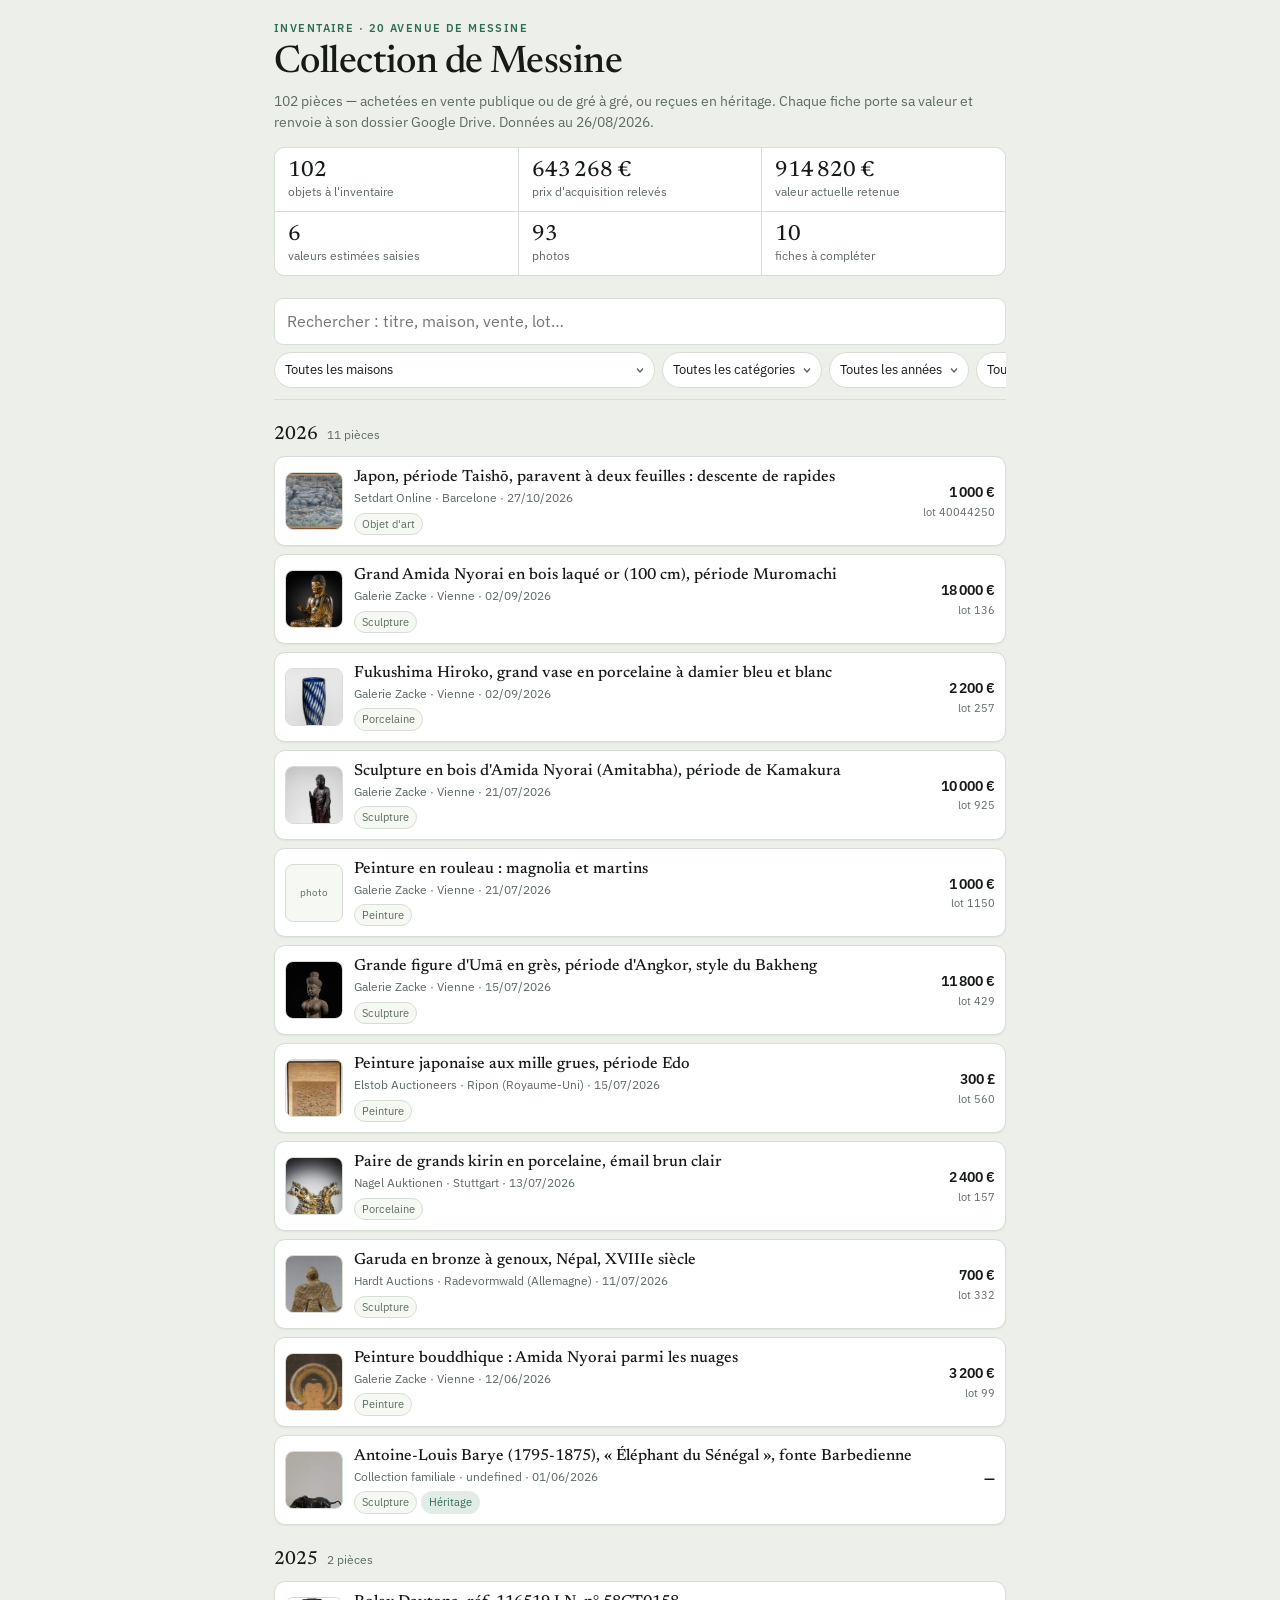
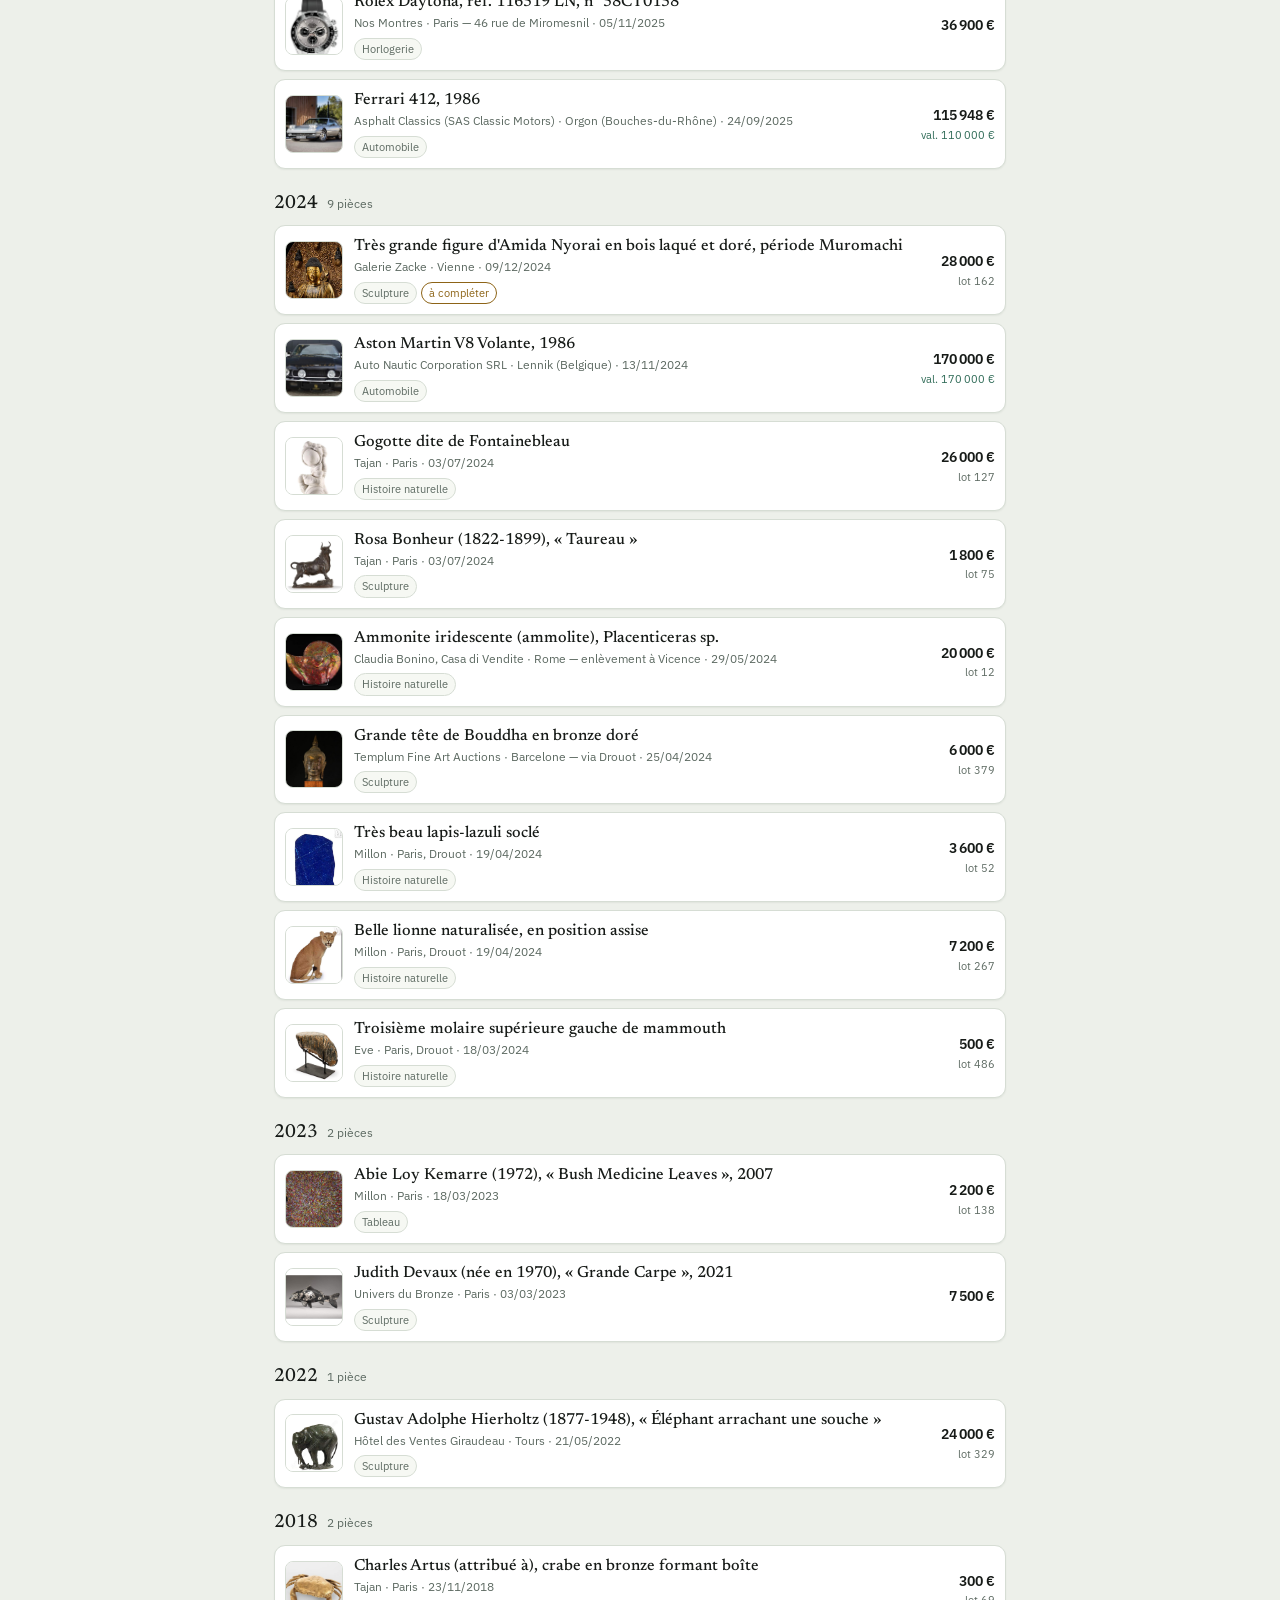
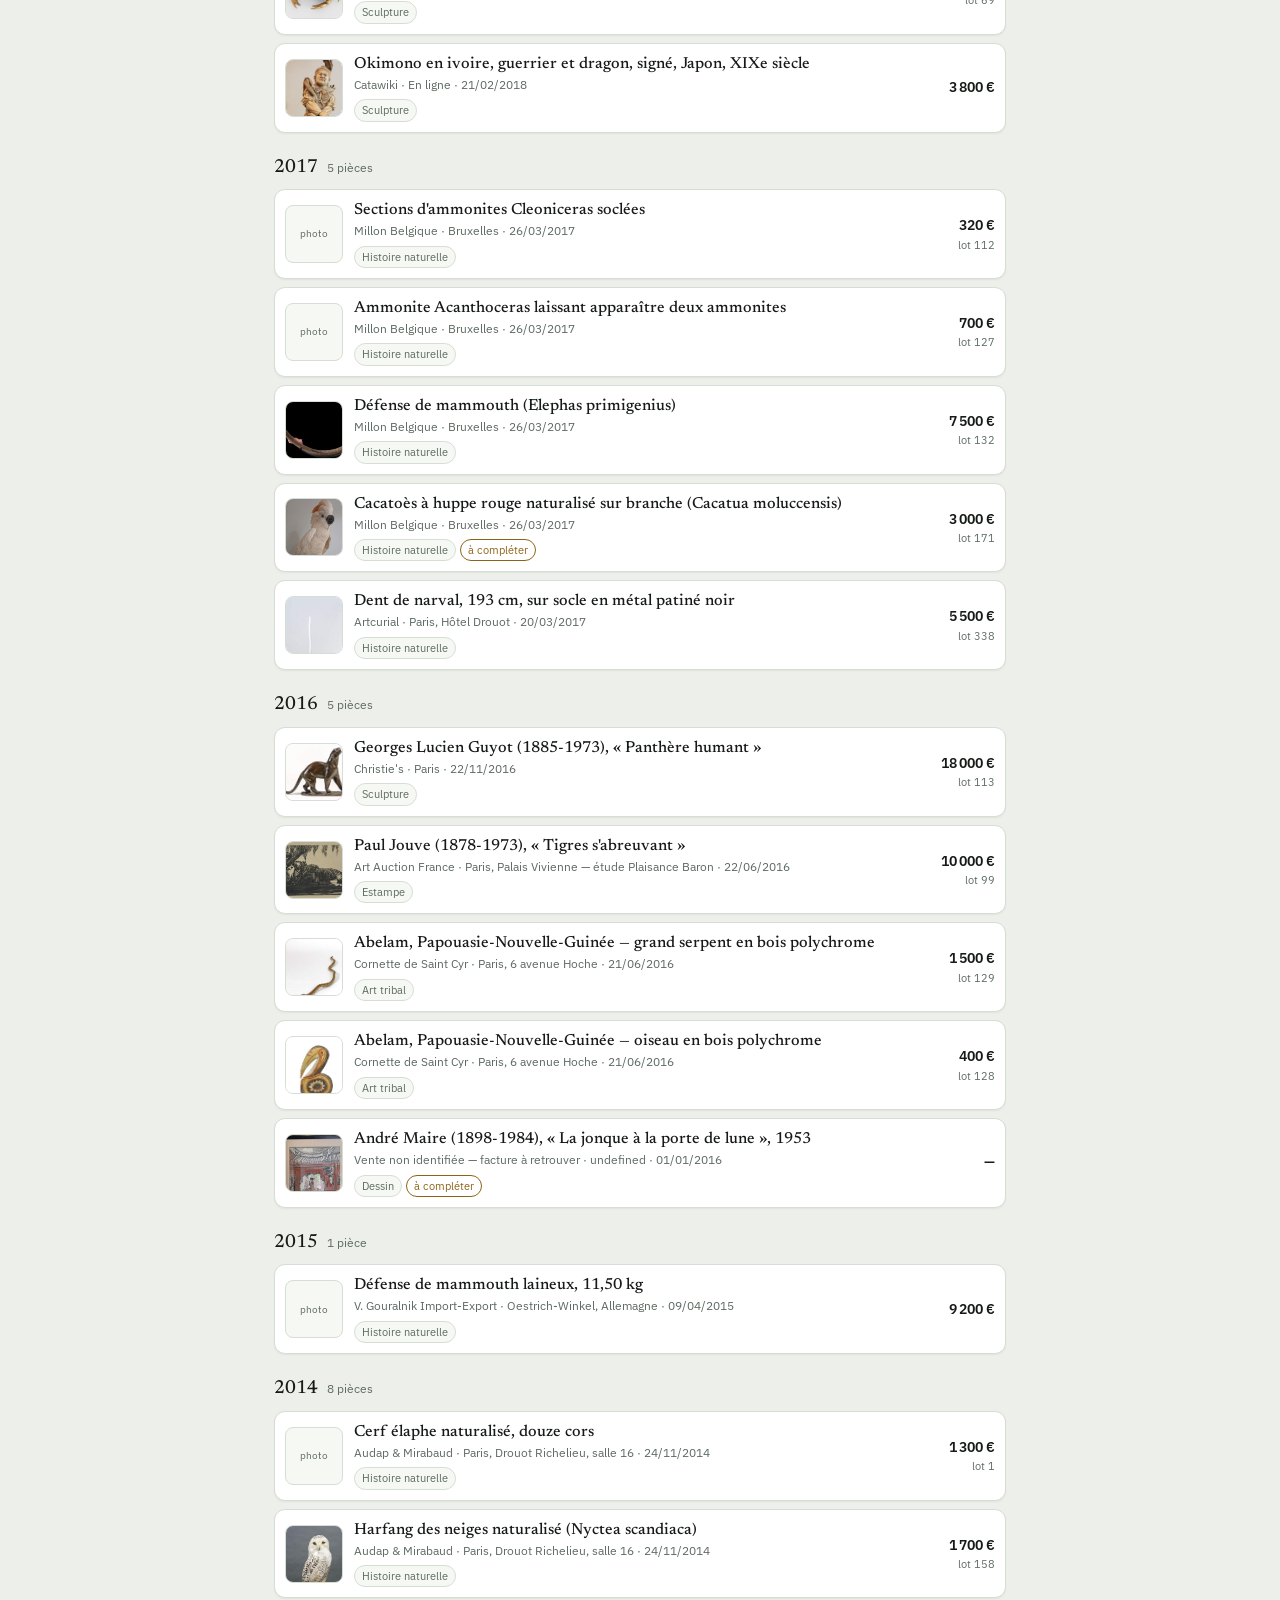
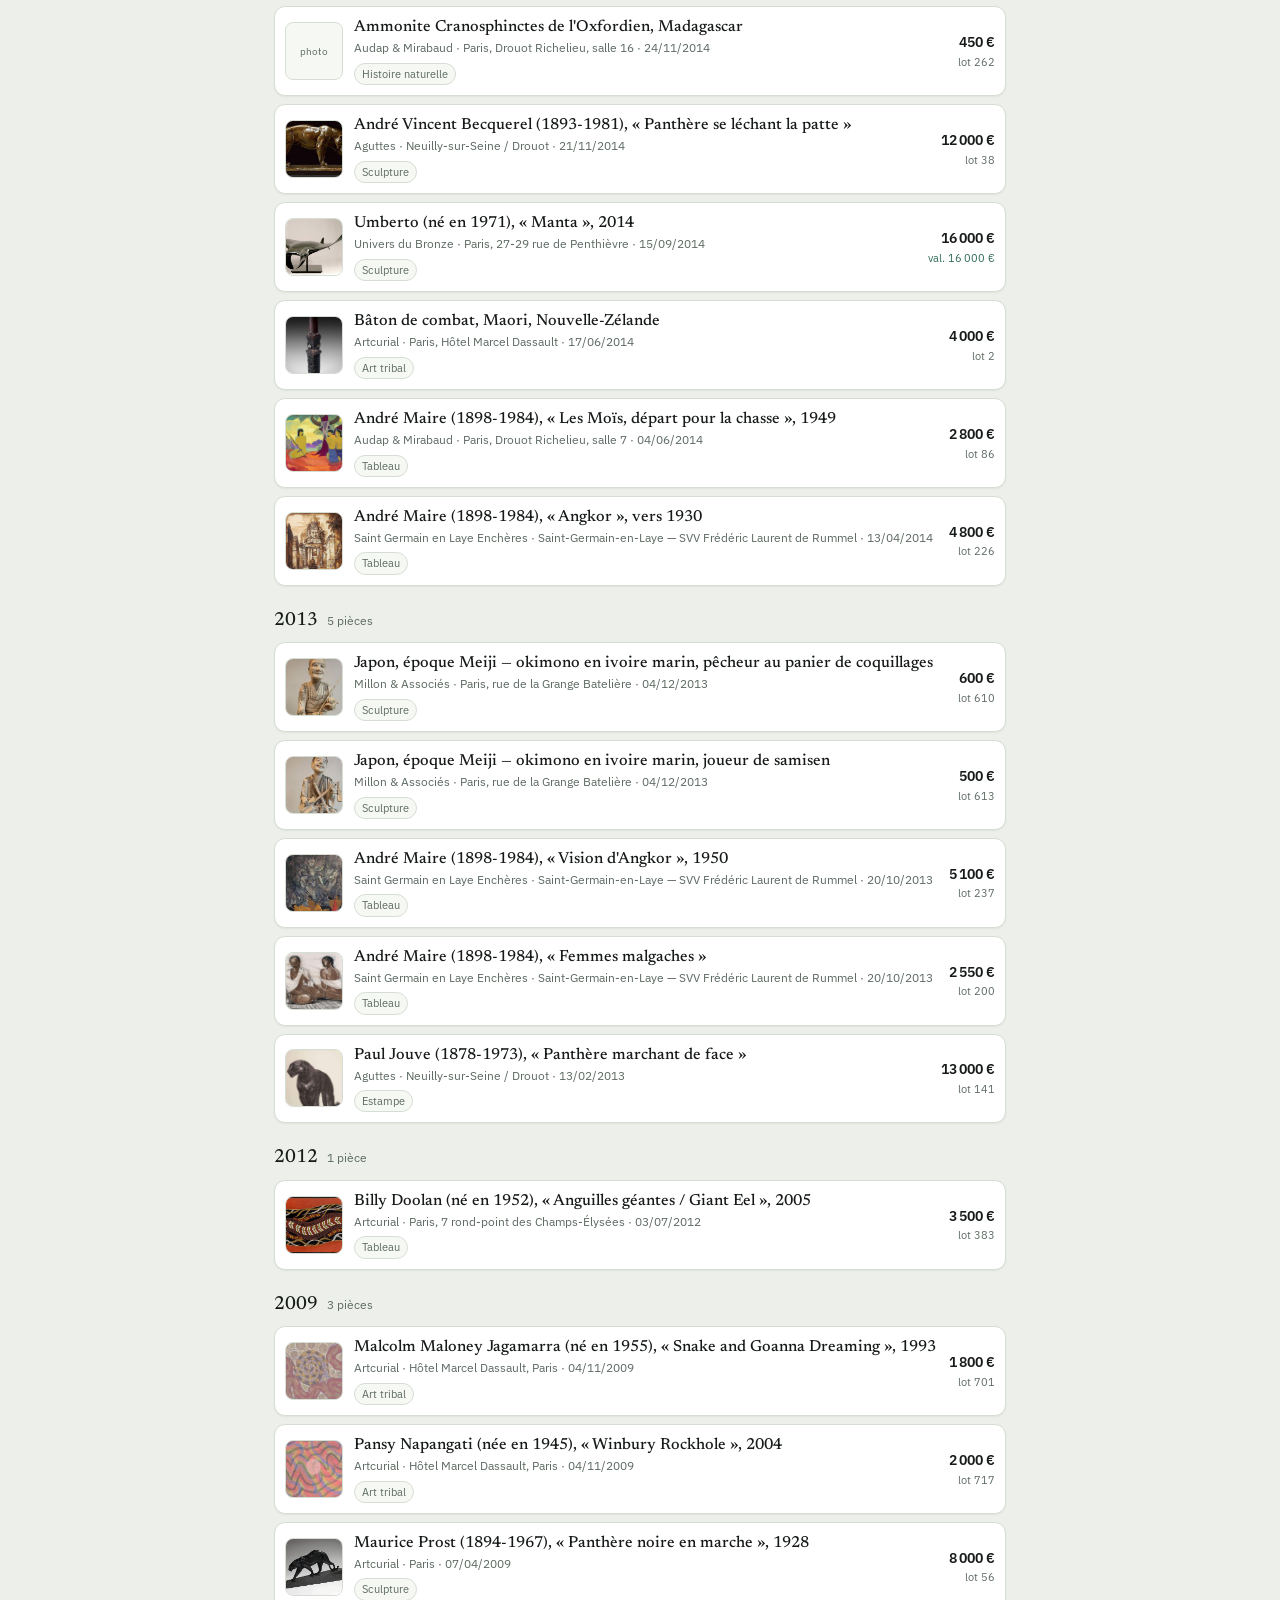
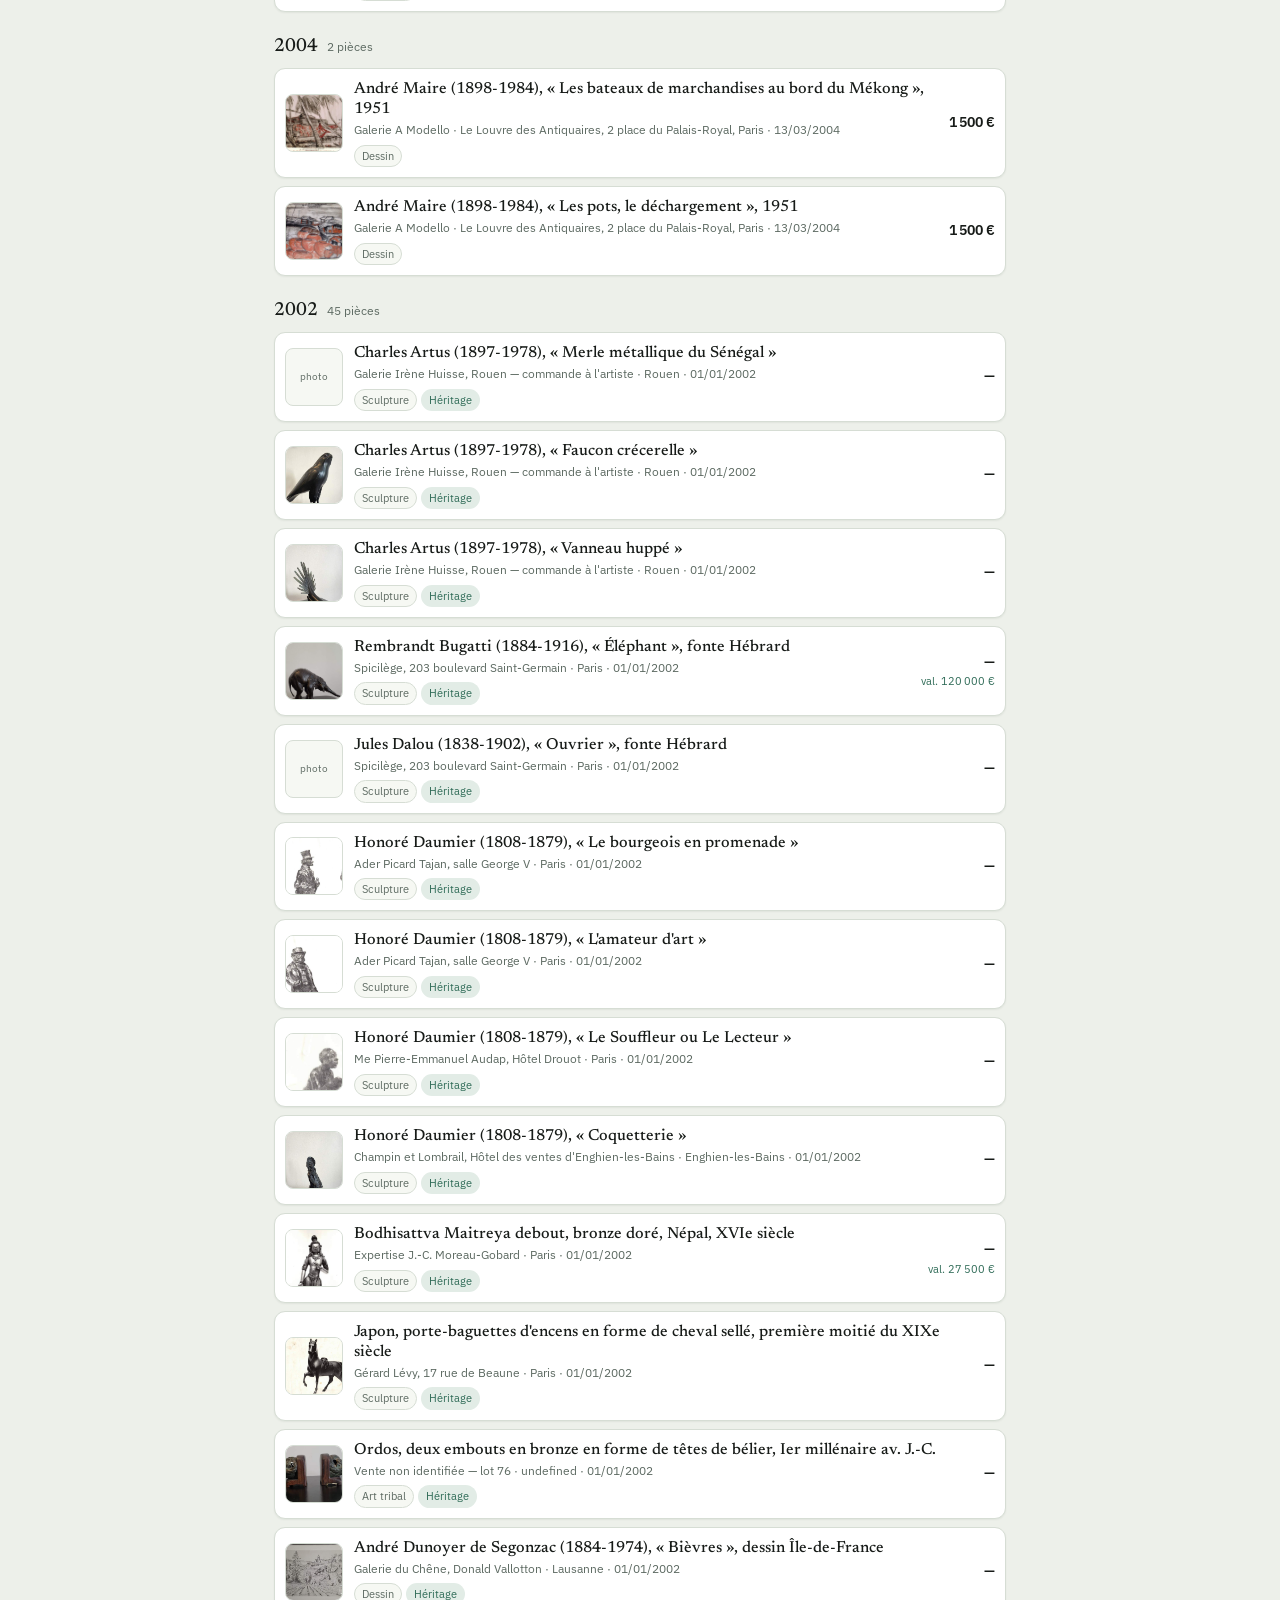
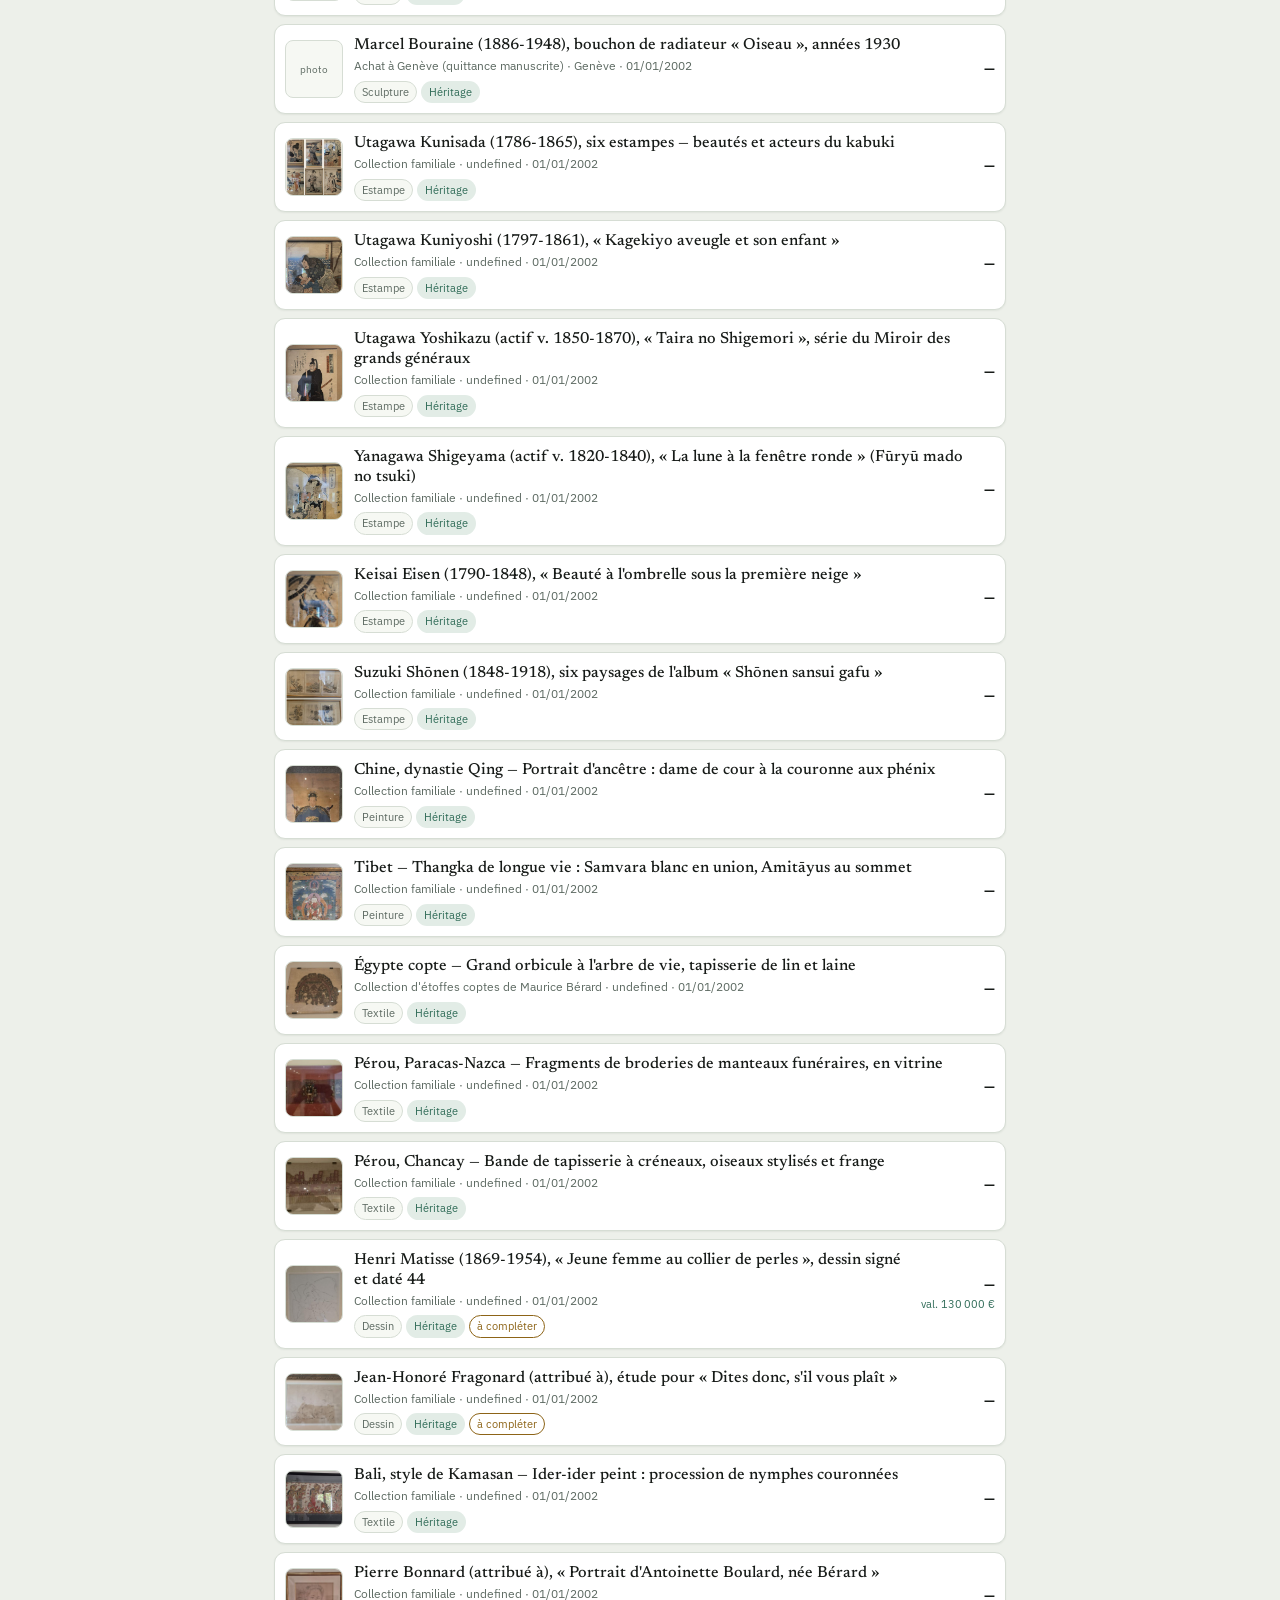
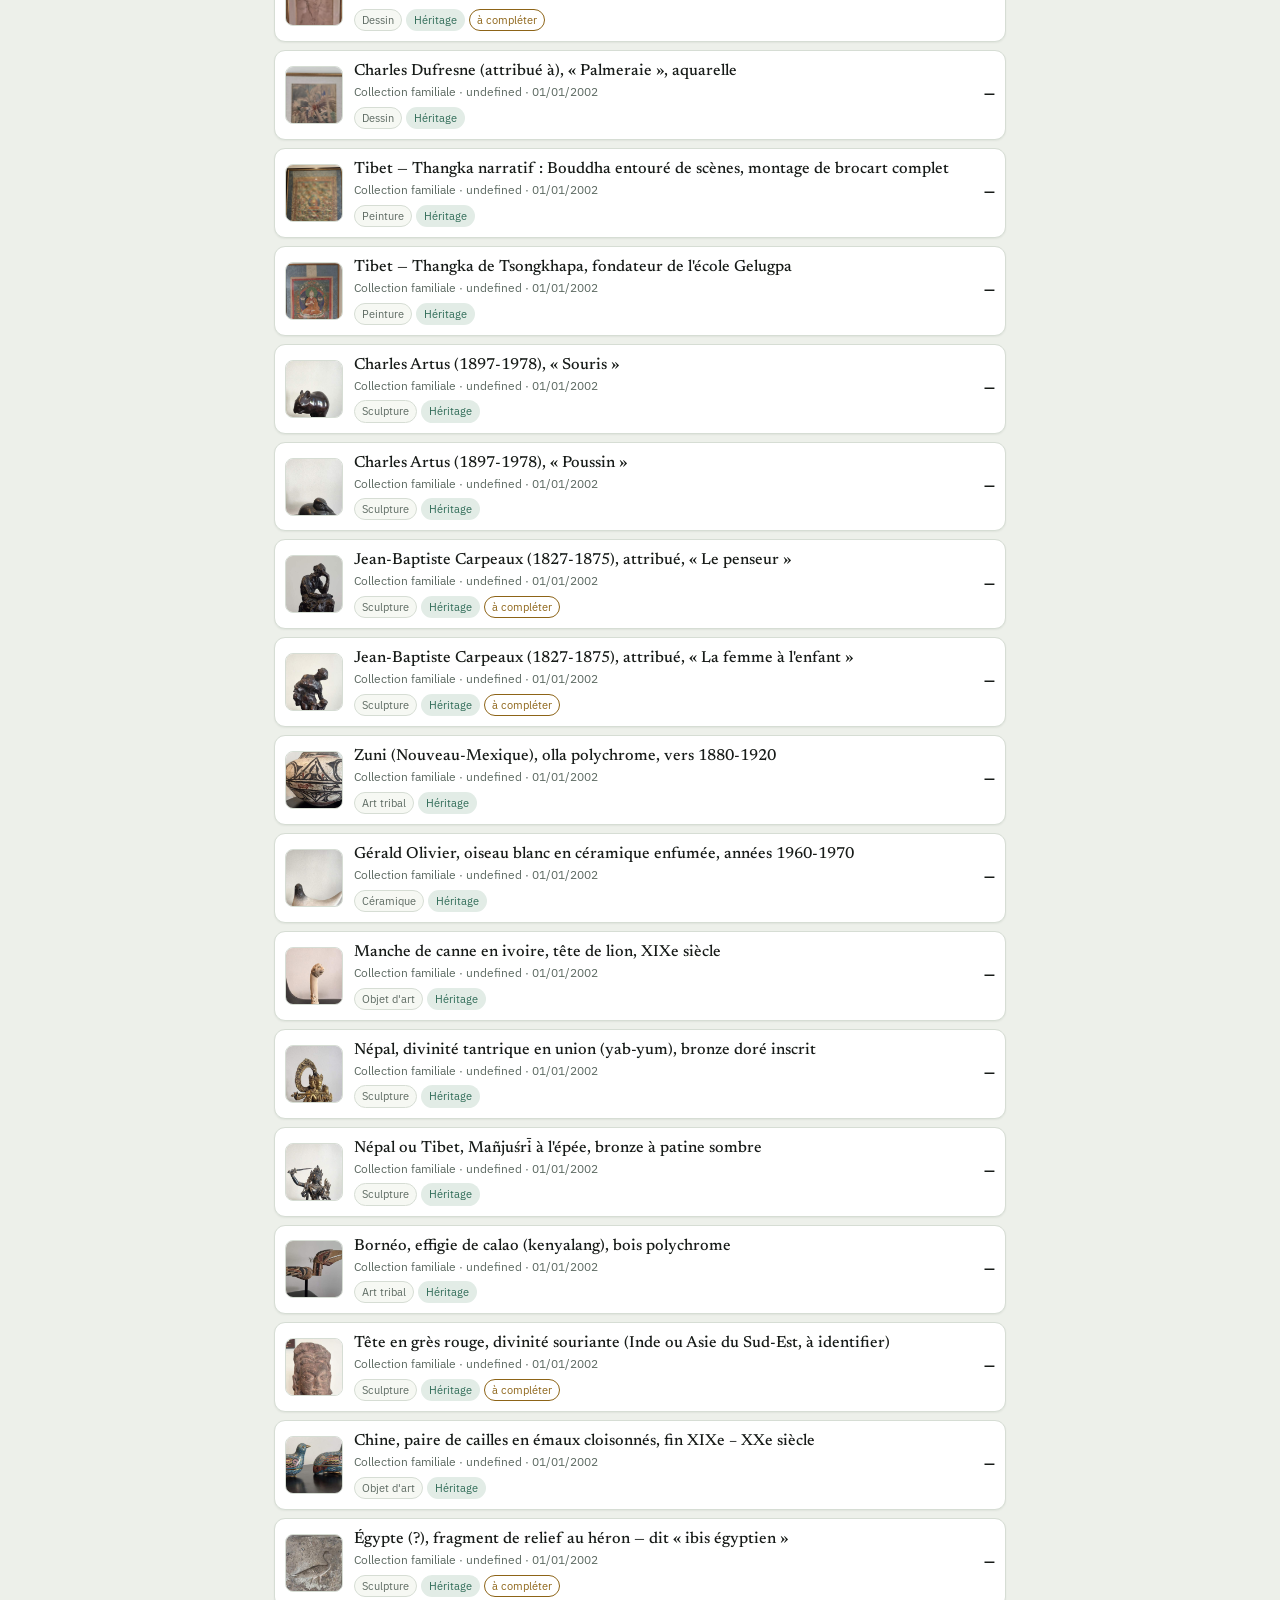
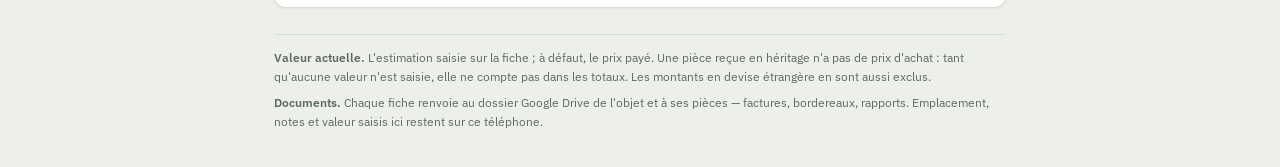
<file: messine-android/app/src/main/assets/app.html>
<!doctype html>
<html lang="fr">
<head>
<meta charset="utf-8">
<meta name="viewport" content="width=device-width,initial-scale=1,viewport-fit=cover">
<title>Collection de Messine</title>
<link rel="stylesheet" href="fonts/fonts.css">
<style>
:root {
  --ground:#edf0ea; --surface:#fff; --surface-2:#f6f8f3; --ink:#171b18; --muted:#5d6a62;
  --line:#d6ddd4; --accent:#2f6b57; --accent-soft:#e2ece6; --flag:#8d6417;
  --shadow:0 1px 2px rgba(23,27,24,.06);
  --safe-t:env(safe-area-inset-top,0px); --safe-b:env(safe-area-inset-bottom,0px);
}
@media (prefers-color-scheme:dark){:root:not([data-theme="light"]){
  --ground:#111512; --surface:#191e1b; --surface-2:#1f2521; --ink:#e9eee9; --muted:#99a69d;
  --line:#2b332e; --accent:#83c1a4; --accent-soft:#22302a; --flag:#cb9c4f;
  --shadow:0 1px 2px rgba(0,0,0,.4);
}}
:root[data-theme="dark"]{
  --ground:#111512; --surface:#191e1b; --surface-2:#1f2521; --ink:#e9eee9; --muted:#99a69d;
  --line:#2b332e; --accent:#83c1a4; --accent-soft:#22302a; --flag:#cb9c4f;
  --shadow:0 1px 2px rgba(0,0,0,.4);
}
*{box-sizing:border-box;-webkit-tap-highlight-color:transparent}
html,body{overscroll-behavior-y:none}
body{
  margin:0;background:var(--ground);color:var(--ink);
  font-family:"IBM Plex Sans","Helvetica Neue",Arial,sans-serif;
  font-size:15px;line-height:1.55;-webkit-font-smoothing:antialiased;
}
.wrap{max-width:760px;margin:0 auto;padding:0 14px calc(28px + var(--safe-b))}

/* ---------- masthead ---------- */
header.masthead{padding:calc(20px + var(--safe-t)) 0 14px}
.eyebrow{font-size:11px;letter-spacing:.13em;text-transform:uppercase;color:var(--accent);margin:0 0 6px;font-weight:600}
h1{font-family:Newsreader,Georgia,serif;font-weight:500;font-size:clamp(27px,7.5vw,38px);
   line-height:1.06;letter-spacing:-.015em;margin:0;text-wrap:balance}
.standfirst{margin:8px 0 0;color:var(--muted);font-size:13.5px}

/* ---------- stats ---------- */
.stats{display:grid;grid-template-columns:repeat(2,1fr);gap:1px;background:var(--line);
       border:1px solid var(--line);border-radius:10px;overflow:hidden;margin-bottom:14px}
@media(min-width:560px){.stats{grid-template-columns:repeat(3,1fr)}}
.stat{background:var(--surface);padding:11px 13px}
.stat b{display:block;font-family:Newsreader,Georgia,serif;font-size:22px;font-weight:500;
        font-variant-numeric:tabular-nums;line-height:1.15}
.stat span{font-size:11.5px;color:var(--muted);display:block;line-height:1.35}

/* ---------- controls ---------- */
.controls{position:sticky;top:0;z-index:20;background:var(--ground);
          padding:8px 0 9px;margin-bottom:4px;border-bottom:1px solid var(--line)}
input[type="search"],select{font:inherit;font-size:16px;color:var(--ink);background:var(--surface);
  border:1px solid var(--line);border-radius:9px;padding:10px 12px;width:100%;
  -webkit-appearance:none;appearance:none}
input[type="search"]:focus,select:focus{outline:2px solid var(--accent);outline-offset:-1px}
.filters{display:flex;gap:7px;margin-top:7px;overflow-x:auto;scrollbar-width:none;padding-bottom:2px}
.filters::-webkit-scrollbar{display:none}
.filters select{width:auto;flex:0 0 auto;font-size:13px;padding:7px 26px 7px 10px;border-radius:999px;
  background-image:url("data:image/svg+xml;charset=utf8,%3Csvg xmlns='http://www.w3.org/2000/svg' viewBox='0 0 12 12'%3E%3Cpath d='M3 4.5L6 8l3-3.5' fill='none' stroke='%235d6a62' stroke-width='1.4'/%3E%3C/svg%3E");
  background-repeat:no-repeat;background-position:right 8px center;background-size:12px}
.filters select.on{border-color:var(--accent);color:var(--accent);font-weight:600}

/* ---------- groups + cards ---------- */
.group-head{display:flex;align-items:baseline;gap:9px;margin:20px 0 7px;
  font-family:Newsreader,Georgia,serif;font-weight:500;font-size:19px}
.group-head span{font-family:"IBM Plex Sans",sans-serif;font-size:11.5px;color:var(--muted);font-weight:400}
.list{display:grid;gap:8px}
.item{background:var(--surface);border:1px solid var(--line);border-radius:11px;
      box-shadow:var(--shadow);overflow:hidden}
.row{display:grid;grid-template-columns:58px 1fr auto;gap:11px;align-items:center;
     width:100%;text-align:left;background:none;border:0;padding:10px;font:inherit;color:inherit;cursor:pointer}
.row:active{background:var(--surface-2)}
.thumb{width:58px;height:58px;border-radius:8px;background:var(--surface-2);border:1px solid var(--line);
  display:grid;place-items:center;overflow:hidden;font-size:10px;color:var(--muted);flex:0 0 auto}
.thumb img{width:100%;height:100%;object-fit:cover;display:block}
.title{font-family:Newsreader,Georgia,serif;font-weight:500;font-size:16px;line-height:1.25;margin:0}
.line{margin:2px 0 0;font-size:12px;color:var(--muted)}
.chips{display:flex;flex-wrap:wrap;gap:4px;margin-top:5px}
.chip{font-size:10.5px;padding:2px 7px;border-radius:999px;background:var(--surface-2);
      border:1px solid var(--line);color:var(--muted);white-space:nowrap}
.chip.room{background:var(--accent-soft);border-color:transparent;color:var(--accent)}
.chip.todo{background:transparent;border-color:var(--flag);color:var(--flag)}
.chip.acq{background:var(--accent-soft);border-color:transparent;color:var(--accent)}
.price{text-align:right;font-variant-numeric:tabular-nums;font-weight:600;font-size:14px;white-space:nowrap}
.price small{display:block;font-weight:400;font-size:10.5px;color:var(--muted)}
.price small.estim{color:var(--accent)}
.empty{text-align:center;color:var(--muted);padding:34px 0;font-size:14px}

/* ---------- table ---------- */
.table-wrap{overflow-x:auto;border:1px solid var(--line);border-radius:10px;background:var(--surface)}
table.recap{border-collapse:collapse;width:100%;font-size:12.5px;min-width:660px}
table.recap th,table.recap td{padding:8px 10px;text-align:left;border-bottom:1px solid var(--line);vertical-align:top}
table.recap th{font-size:10.5px;text-transform:uppercase;letter-spacing:.06em;color:var(--muted);
  font-weight:600;background:var(--surface-2);position:sticky;top:0}
table.recap td.num,table.recap th.num{text-align:right;font-variant-numeric:tabular-nums;white-space:nowrap}
table.recap td.estim{color:var(--accent);font-weight:600}
table.recap td.src{color:var(--muted);font-size:11.5px}
table.recap tfoot td{font-weight:600;border-top:2px solid var(--line);border-bottom:0;background:var(--surface-2)}
.linklike{background:none;border:0;padding:0;font:inherit;color:var(--ink);text-align:left;
  text-decoration:underline;text-underline-offset:2px;cursor:pointer}

/* ---------- detail sheet ---------- */
.sheet{position:fixed;inset:0;z-index:50;background:var(--ground);display:flex;flex-direction:column;
       transform:translateY(100%);transition:transform .22s ease;visibility:hidden}
.sheet.open{transform:translateY(0);visibility:visible}
.sheet-bar{display:flex;align-items:center;gap:10px;padding:calc(8px + var(--safe-t)) 12px 8px;
  border-bottom:1px solid var(--line);background:var(--surface);flex:0 0 auto}
.sheet-bar button{background:none;border:0;font:inherit;color:var(--accent);font-size:15px;
  padding:7px 4px;cursor:pointer;font-weight:600}
.sheet-bar h2{font-family:Newsreader,Georgia,serif;font-weight:500;font-size:15px;margin:0;
  flex:1;overflow:hidden;text-overflow:ellipsis;white-space:nowrap}
.sheet-body{overflow-y:auto;-webkit-overflow-scrolling:touch;padding:14px 14px calc(34px + var(--safe-b));
  flex:1 1 auto}
.big-photo{border-radius:11px;overflow:hidden;border:1px solid var(--line);background:var(--surface-2);margin-bottom:13px}
.big-photo img{width:100%;display:block}
.detail-title{font-family:Newsreader,Georgia,serif;font-weight:500;font-size:22px;line-height:1.2;margin:0 0 4px}
.detail-sub{margin:0 0 12px;color:var(--muted);font-size:13px}
.notice{background:var(--surface);border:1px solid var(--line);border-left:3px solid var(--accent);
  border-radius:9px;padding:12px 13px;font-size:14px;line-height:1.6;margin:0 0 14px}
dl{display:grid;grid-template-columns:auto 1fr;gap:5px 12px;margin:0 0 14px;font-size:13.5px}
dt{color:var(--muted);font-size:11.5px;text-transform:uppercase;letter-spacing:.05em;
   font-weight:600;padding-top:2px;white-space:nowrap}
dd{margin:0}
h4{font-family:Newsreader,Georgia,serif;font-weight:500;font-size:16px;margin:0 0 8px}
.docs{display:grid;gap:7px;margin-bottom:14px}
.doc{display:flex;align-items:center;gap:9px;padding:11px 12px;border:1px solid var(--line);
  border-radius:9px;background:var(--surface);text-decoration:none;color:var(--ink);font-size:13.5px}
.doc:active{background:var(--surface-2)}
.doc.primary{border-color:var(--accent);color:var(--accent);font-weight:600}
.doc .kind{font-size:10.5px;color:var(--muted);text-transform:uppercase;letter-spacing:.05em;
  flex:0 0 auto;padding:2px 7px;border:1px solid var(--line);border-radius:999px}
.doc .label{flex:1;overflow:hidden;text-overflow:ellipsis;white-space:nowrap}
.doc .arrow{color:var(--muted);flex:0 0 auto}
.fields{display:grid;gap:11px;background:var(--surface);border:1px solid var(--line);
  border-radius:10px;padding:13px;margin-top:4px}
.fields label{display:block;font-size:11.5px;text-transform:uppercase;letter-spacing:.05em;
  color:var(--muted);font-weight:600;margin-bottom:4px}
.fields input,.fields textarea{font:inherit;font-size:16px;width:100%;color:var(--ink);
  background:var(--surface-2);border:1px solid var(--line);border-radius:8px;padding:9px 11px}
.fields textarea{min-height:70px;resize:vertical}
.saved{font-size:11.5px;color:var(--accent);height:14px}
footer{margin-top:26px;padding-top:14px;border-top:1px solid var(--line);color:var(--muted);font-size:12px}
footer p{margin:0 0 8px}
</style>
</head>
<body>

<div class="wrap">
  <header class="masthead">
    <p class="eyebrow">Inventaire · 20 avenue de Messine</p>
    <h1>Collection de Messine</h1>
    <p class="standfirst" id="standfirst">Chargement…</p>
  </header>

  <div class="stats" id="stats"></div>

  <div class="controls">
    <input type="search" id="q" placeholder="Rechercher : titre, maison, vente, lot…" autocomplete="off">
    <div class="filters">
      <select id="house"><option value="">Toutes les maisons</option></select>
      <select id="category"><option value="">Toutes les catégories</option></select>
      <select id="year"><option value="">Toutes les années</option></select>
      <select id="acq">
        <option value="">Toutes origines</option>
        <option value="achat">Achat</option>
        <option value="heritage">Héritage</option>
        <option value="don">Don</option>
      </select>
      <select id="viewMode">
        <option value="cards">Fiches</option>
        <option value="table">Tableau</option>
      </select>
      <select id="groupBy">
        <option value="year">Par année</option>
        <option value="room">Par emplacement</option>
        <option value="house">Par maison</option>
      </select>
    </div>
  </div>

  <div id="list"></div>
  <p class="empty" id="empty" hidden>Aucune pièce ne correspond à cette recherche.</p>

  <footer>
    <p><strong>Valeur actuelle.</strong> L'estimation saisie sur la fiche ; à défaut, le prix payé.
    Une pièce reçue en héritage n'a pas de prix d'achat : tant qu'aucune valeur n'est saisie,
    elle ne compte pas dans les totaux. Les montants en devise étrangère en sont aussi exclus.</p>
    <p><strong>Documents.</strong> Chaque fiche renvoie au dossier Google Drive de l'objet et à ses
    pièces — factures, bordereaux, rapports. Emplacement, notes et valeur saisis ici restent sur ce téléphone.</p>
  </footer>
</div>

<div class="sheet" id="sheet" role="dialog" aria-modal="true">
  <div class="sheet-bar">
    <button type="button" id="sheetClose">‹ Retour</button>
    <h2 id="sheetTitle"></h2>
  </div>
  <div class="sheet-body" id="sheetBody"></div>
</div>

<script>
(function () {
  "use strict";
  var ITEMS = [], LOCAL_KEY = "messine-collection-local", localOnly = {}, openId = null;

  try { localOnly = JSON.parse(localStorage.getItem(LOCAL_KEY)) || {}; } catch (e) { localOnly = {}; }
  function persist() {
    try { localStorage.setItem(LOCAL_KEY, JSON.stringify(localOnly)); } catch (e) {}
  }

  function el(tag, cls, text) {
    var n = document.createElement(tag);
    if (cls) n.className = cls;
    if (text != null) n.textContent = text;
    return n;
  }
  function stripTags(s) { return String(s == null ? "" : s).replace(/<[^>]+>/g, ""); }
  function yearOf(i) { return (i.saleDate || "").slice(0, 4); }

  var ACQ = { achat: "Achat", heritage: "Héritage", don: "Don" };
  function acqOf(i) { return i.acquisition || "achat"; }

  function view(i) {
    var o = localOnly[i.id] || {};
    return {
      location: o.location != null ? o.location : (i.location || ""),
      notes: o.notes != null ? o.notes : (i.notes || ""),
      value: o.value != null ? o.value : (i.value != null ? i.value : ""),
      valueSource: o.valueSource != null ? o.valueSource : (i.valueSource || ""),
      valueDate: o.valueDate != null ? o.valueDate : (i.valueDate || "")
    };
  }

  // Valeur retenue : l'estimation saisie si elle existe, sinon le prix payé.
  function currentValue(i, v) {
    var raw = v.value;
    if (raw !== "" && raw != null && !isNaN(Number(raw))) {
      return { amount: Number(raw), currency: "EUR", basis: "estimation",
               source: v.valueSource || "", date: v.valueDate || "" };
    }
    if (i.price != null) {
      return { amount: i.price, currency: i.currency || "EUR", basis: "achat",
               source: "prix d'adjudication", date: i.saleDate || "" };
    }
    return { amount: null, currency: null, basis: null, source: "", date: "" };
  }
  function fmtMoney(amount, currency) {
    if (amount == null) return "—";
    return amount.toLocaleString("fr-FR") + (currency === "GBP" ? " £" : " €");
  }
  function money(i) {
    if (i.price == null) return { main: "—", sub: "" };
    var sym = i.currency === "GBP" ? " £" : " €";
    return { main: i.price.toLocaleString("fr-FR") + sym, sub: i.lot ? "lot " + i.lot : "" };
  }
  function frDate(d) {
    if (!d) return "—";
    var p = d.split("-");
    return p.length === 3 ? p[2] + "/" + p[1] + "/" + p[0] : d;
  }

  function fillSelect(id, values) {
    var s = document.getElementById(id);
    values.filter(Boolean).sort(function (a, b) { return a.localeCompare(b, "fr"); })
      .forEach(function (v) {
        var o = document.createElement("option");
        o.value = v; o.textContent = v;
        s.appendChild(o);
      });
  }
  function unique(fn) {
    var seen = {}, out = [];
    ITEMS.forEach(function (i) {
      var v = fn(i);
      if (v && !seen[v]) { seen[v] = 1; out.push(v); }
    });
    return out;
  }

  function renderStats() {
    var spent = 0, valeur = 0, estimes = 0, todo = 0, photos = 0, rooms = {}, nRooms = 0;
    ITEMS.forEach(function (i) {
      if (i.price != null && i.currency === "EUR") spent += i.price;
      var v = view(i), cur = currentValue(i, v);
      if (cur.amount != null && (cur.currency || "EUR") === "EUR") valeur += cur.amount;
      if (cur.basis === "estimation") estimes++;
      if (v.location && !rooms[v.location]) { rooms[v.location] = 1; nRooms++; }
      if (i.confidence === "a_verifier") todo++;
      if (i.photo) photos++;
    });
    var box = document.getElementById("stats");
    box.innerHTML = "";
    [[ITEMS.length, "objets à l'inventaire"],
     [spent.toLocaleString("fr-FR") + " €", "prix d'acquisition relevés"],
     [valeur.toLocaleString("fr-FR") + " €", "valeur actuelle retenue"],
     [estimes, estimes > 1 ? "valeurs estimées saisies" : "valeur estimée saisie"],
     [photos, photos > 1 ? "photos" : "photo"],
     [todo, "fiches à compléter"]
    ].forEach(function (pair) {
      var s = el("div", "stat");
      s.appendChild(el("b", null, String(pair[0])));
      s.appendChild(el("span", null, pair[1]));
      box.appendChild(s);
    });
  }

  function markActive() {
    ["house", "category", "year", "acq"].forEach(function (id) {
      var s = document.getElementById(id);
      s.classList.toggle("on", !!s.value);
    });
  }

  function render() {
    renderStats();
    markActive();
    var q = document.getElementById("q").value.trim().toLowerCase();
    var house = document.getElementById("house").value;
    var category = document.getElementById("category").value;
    var year = document.getElementById("year").value;
    var acq = document.getElementById("acq").value;
    var viewMode = document.getElementById("viewMode").value;
    var groupBy = document.getElementById("groupBy").value;
    document.getElementById("groupBy").style.display = viewMode === "table" ? "none" : "";

    var rows = ITEMS.filter(function (i) {
      var v = view(i);
      if (house && i.house !== house) return false;
      if (category && i.category !== category) return false;
      if (year && yearOf(i) !== year) return false;
      if (acq && acqOf(i) !== acq) return false;
      if (!q) return true;
      var hay = [stripTags(i.title), i.house, i.sale, i.lot, i.origin, i.invoiceRef,
                 v.location, v.notes, v.valueSource, ACQ[acqOf(i)]]
        .filter(Boolean).join(" ").toLowerCase();
      return hay.indexOf(q) !== -1;
    }).sort(function (a, b) { return (b.saleDate || "").localeCompare(a.saleDate || ""); });

    var list = document.getElementById("list");
    list.innerHTML = "";
    document.getElementById("empty").hidden = rows.length > 0;
    if (viewMode === "table") { renderTable(rows, list); return; }

    var groups = {}, order = [];
    rows.forEach(function (i) {
      var key = groupBy === "year" ? (yearOf(i) || "Sans date")
        : groupBy === "house" ? i.house
        : (view(i).location || "Sans emplacement");
      if (!groups[key]) { groups[key] = []; order.push(key); }
      groups[key].push(i);
    });
    if (groupBy === "year") order.sort().reverse();
    else order.sort(function (a, b) {
      if (a === "Sans emplacement") return 1;
      if (b === "Sans emplacement") return -1;
      return a.localeCompare(b, "fr");
    });

    order.forEach(function (k) {
      var head = el("h2", "group-head", k);
      head.appendChild(el("span", null, groups[k].length + " pièce" + (groups[k].length > 1 ? "s" : "")));
      list.appendChild(head);
      var box = el("div", "list");
      groups[k].forEach(function (i) { box.appendChild(itemNode(i)); });
      list.appendChild(box);
    });
  }

  function renderTable(rows, list) {
    var wrap = el("div", "table-wrap");
    var t = document.createElement("table");
    t.className = "recap";
    var head = document.createElement("thead"), hr = document.createElement("tr");
    ["Objet", "Origine", "Maison / provenance", "Date", "Prix d'achat", "Valeur actuelle",
     "Source de la valeur", "Emplacement"].forEach(function (h, k) {
      hr.appendChild(el("th", (k === 4 || k === 5) ? "num" : null, h));
    });
    head.appendChild(hr); t.appendChild(head);

    var body = document.createElement("tbody");
    var totalAchat = 0, totalValeur = 0, horsEuro = 0;
    rows.forEach(function (i) {
      var v = view(i), cur = currentValue(i, v), tr = document.createElement("tr");
      var tdTitle = document.createElement("td");
      var a = el("button", "linklike", stripTags(i.title));
      a.type = "button";
      a.addEventListener("click", function () { openSheet(i); });
      tdTitle.appendChild(a); tr.appendChild(tdTitle);
      var tdAcq = document.createElement("td");
      tdAcq.appendChild(el("span", "chip acq", ACQ[acqOf(i)]));
      tr.appendChild(tdAcq);
      tr.appendChild(el("td", null, i.house + (i.city ? " · " + i.city : "")));
      tr.appendChild(el("td", null, frDate(i.saleDate)));
      tr.appendChild(el("td", "num", i.price != null ? fmtMoney(i.price, i.currency) : "—"));
      tr.appendChild(el("td", "num" + (cur.basis === "estimation" ? " estim" : ""),
                        fmtMoney(cur.amount, cur.currency)));
      tr.appendChild(el("td", "src", cur.basis === "estimation"
        ? (cur.source || "source non renseignée") + (cur.date ? " · " + cur.date : "")
        : (cur.basis ? "prix d'adjudication" : "à estimer")));
      tr.appendChild(el("td", null, v.location || "—"));
      if (i.price != null && (i.currency || "EUR") === "EUR") totalAchat += i.price;
      if (cur.amount != null) {
        if ((cur.currency || "EUR") === "EUR") totalValeur += cur.amount; else horsEuro++;
      }
      body.appendChild(tr);
    });
    t.appendChild(body);

    var foot = document.createElement("tfoot"), fr = document.createElement("tr");
    fr.appendChild(el("td", null, rows.length + " objet" + (rows.length > 1 ? "s" : "")));
    fr.appendChild(el("td", null, ""));
    fr.appendChild(el("td", null, ""));
    fr.appendChild(el("td", null, "Totaux €"));
    fr.appendChild(el("td", "num", fmtMoney(totalAchat, "EUR")));
    fr.appendChild(el("td", "num", fmtMoney(totalValeur, "EUR")));
    fr.appendChild(el("td", "src", horsEuro ? horsEuro + " objet(s) en devise étrangère exclus" : ""));
    fr.appendChild(el("td", null, ""));
    foot.appendChild(fr); t.appendChild(foot);
    wrap.appendChild(t); list.appendChild(wrap);
  }

  function itemNode(i) {
    var v = view(i);
    var wrap = el("article", "item");
    wrap.setAttribute("data-id", i.id);
    var row = el("button", "row");
    row.type = "button";

    var thumb = el("div", "thumb");
    if (i.photo) {
      var img = document.createElement("img");
      img.src = i.photo;
      img.alt = stripTags(i.title);
      img.loading = "lazy";
      thumb.appendChild(img);
    } else { thumb.textContent = "photo"; }

    var mid = el("div");
    mid.appendChild(el("h3", "title", stripTags(i.title)));
    mid.appendChild(el("p", "line", i.house + " · " + i.city + " · " + frDate(i.saleDate)));
    var chips = el("div", "chips");
    chips.appendChild(el("span", "chip", i.category));
    var acqKey = acqOf(i);
    if (acqKey !== "achat") chips.appendChild(el("span", "chip acq", ACQ[acqKey]));
    if (v.location) chips.appendChild(el("span", "chip room", v.location));
    if (i.confidence === "a_verifier") chips.appendChild(el("span", "chip todo", "à compléter"));
    mid.appendChild(chips);

    var m = money(i), cur = currentValue(i, v);
    var price = el("div", "price", m.main);
    if (m.sub) price.appendChild(el("small", null, m.sub));
    if (cur.basis === "estimation") {
      price.appendChild(el("small", "estim", "val. " + fmtMoney(cur.amount, cur.currency)));
    }

    row.appendChild(thumb); row.appendChild(mid); row.appendChild(price);
    row.addEventListener("click", function () { openSheet(i); });
    wrap.appendChild(row);
    return wrap;
  }

  /* ---------- fiche détaillée ---------- */

  function docLink(href, kind, label, primary) {
    var a = el("a", "doc" + (primary ? " primary" : ""));
    a.href = href;
    a.target = "_blank";
    a.rel = "noopener";
    if (kind) a.appendChild(el("span", "kind", kind));
    a.appendChild(el("span", "label", label));
    a.appendChild(el("span", "arrow", "→"));
    return a;
  }

  function buildDetail(i) {
    var v = view(i), cur = currentValue(i, v);
    var d = document.createDocumentFragment();

    if (i.photo) {
      var box = el("div", "big-photo");
      var img = document.createElement("img");
      img.src = i.photo; img.alt = stripTags(i.title);
      box.appendChild(img); d.appendChild(box);
    }

    d.appendChild(el("h3", "detail-title", stripTags(i.title)));
    d.appendChild(el("p", "detail-sub", i.house + " · " + i.city + " · " + frDate(i.saleDate)));
    if (i.notice) d.appendChild(el("p", "notice", i.notice));

    var dl = document.createElement("dl");
    [["Origine", ACQ[acqOf(i)] + (i.acquisitionNote ? " — " + i.acquisitionNote : "")],
     ["Vente", i.sale], ["Date", frDate(i.saleDate)], ["Lot", i.lot],
     ["Prix", money(i).main], ["Détail du prix", i.priceNote], ["Facture", i.invoiceRef],
     ["Note de facture", i.invoiceNote],
     ["Description", i.origin && i.origin !== "—" ? i.origin : null],
     ["Livraison", i.delivery],
     ["Analyse scientifique", i.science],
     ["Valeur retenue", cur.amount != null
        ? fmtMoney(cur.amount, cur.currency) + (cur.basis === "estimation" ? " (estimation)" : " (prix payé)")
        : null],
     ["À faire", i.todo]
    ].forEach(function (pair) {
      if (!pair[1] || pair[1] === "—") return;
      dl.appendChild(el("dt", null, pair[0]));
      dl.appendChild(el("dd", null, pair[1]));
    });
    d.appendChild(dl);

    if (i.driveUrl || (i.driveDocs && i.driveDocs.length) || i.lotUrl || i.thread || i.reportUrl) {
      d.appendChild(el("h4", null, "Documents"));
      var docs = el("div", "docs");
      if (i.driveUrl) docs.appendChild(docLink(i.driveUrl, "Drive", "Dossier de l'objet", true));
      (i.driveDocs || []).forEach(function (f) {
        docs.appendChild(docLink(f.url, f.kind || "Doc", f.label || "Document", false));
      });
      if (i.reportUrl) docs.appendChild(docLink(i.reportUrl, "PDF", "Rapport scientifique complet", false));
      if (i.lotUrl) docs.appendChild(docLink(i.lotUrl, "Lot", "Fiche du lot chez la maison de vente", false));
      if (i.thread) {
        docs.appendChild(docLink("https://mail.google.com/mail/u/0/#all/" + i.thread,
                                 "Gmail", "Fil de courriel d'origine", false));
      }
      d.appendChild(docs);
    }

    /* champs personnels, conservés sur le téléphone */
    var fields = el("div", "fields");
    var saved = el("div", "saved");

    function bind(node, key, parse) {
      node.addEventListener("input", function () {
        var o = localOnly[i.id] || (localOnly[i.id] = {});
        o[key] = parse ? parse(node.value) : node.value;
        persist();
        saved.textContent = "Enregistré sur ce téléphone";
        clearTimeout(bind._t);
        bind._t = setTimeout(function () { saved.textContent = ""; }, 1600);
        renderStats();
      });
    }

    var g1 = el("div");
    var l1 = el("label", null, "Emplacement dans l'appartement");
    l1.setAttribute("for", "loc-" + i.id);
    var loc = document.createElement("input");
    loc.type = "text"; loc.id = "loc-" + i.id; loc.value = v.location;
    loc.placeholder = "Salon, bureau, entrée…";
    bind(loc, "location");
    g1.appendChild(l1); g1.appendChild(loc); fields.appendChild(g1);

    var g2 = el("div");
    var l2 = el("label", null, "Valeur actuelle estimée (€)");
    l2.setAttribute("for", "val-" + i.id);
    var val = document.createElement("input");
    val.type = "number"; val.inputMode = "decimal"; val.id = "val-" + i.id;
    val.value = v.value === "" ? "" : v.value;
    val.placeholder = "à défaut, le prix payé";
    bind(val, "value", function (s) { return s === "" ? "" : s; });
    g2.appendChild(l2); g2.appendChild(val); fields.appendChild(g2);

    var g3 = el("div");
    var l3 = el("label", null, "Source de la valeur");
    l3.setAttribute("for", "vs-" + i.id);
    var vs = document.createElement("input");
    vs.type = "text"; vs.id = "vs-" + i.id; vs.value = v.valueSource;
    vs.placeholder = "expertise, comparable, assurance…";
    bind(vs, "valueSource");
    g3.appendChild(l3); g3.appendChild(vs); fields.appendChild(g3);

    var g4 = el("div");
    var l4 = el("label", null, "Notes");
    l4.setAttribute("for", "no-" + i.id);
    var no = document.createElement("textarea");
    no.id = "no-" + i.id; no.value = v.notes;
    no.placeholder = "état, restauration, provenance…";
    bind(no, "notes");
    g4.appendChild(l4); g4.appendChild(no); fields.appendChild(g4);

    fields.appendChild(saved);
    d.appendChild(el("h4", null, "Mes annotations"));
    d.appendChild(fields);
    return d;
  }

  var sheet = document.getElementById("sheet");
  var sheetBody = document.getElementById("sheetBody");
  var sheetTitle = document.getElementById("sheetTitle");

  function openSheet(i) {
    openId = i.id;
    sheetTitle.textContent = stripTags(i.title);
    sheetBody.innerHTML = "";
    sheetBody.appendChild(buildDetail(i));
    sheetBody.scrollTop = 0;
    sheet.classList.add("open");
    document.body.style.overflow = "hidden";
    if (location.hash !== "#fiche") location.hash = "fiche";
  }
  function closeSheet() {
    if (!sheet.classList.contains("open")) return;
    openId = null;
    sheet.classList.remove("open");
    document.body.style.overflow = "";
    render();
    if (location.hash === "#fiche") history.back();
  }
  document.getElementById("sheetClose").addEventListener("click", closeSheet);
  window.addEventListener("hashchange", function () {
    if (location.hash !== "#fiche" && sheet.classList.contains("open")) {
      openId = null;
      sheet.classList.remove("open");
      document.body.style.overflow = "";
      render();
    }
  });
  // Le bouton retour d'Android ferme la fiche (voir MainActivity).
  window.messineCloseSheet = function () {
    if (sheet.classList.contains("open")) { closeSheet(); return true; }
    return false;
  };

  ["q", "house", "category", "year", "acq", "viewMode", "groupBy"].forEach(function (id) {
    document.getElementById(id).addEventListener(id === "q" ? "input" : "change", render);
  });

  fetch("collection.json")
    .then(function (r) { return r.json(); })
    .then(function (state) {
      ITEMS = state.items || [];
      document.getElementById("standfirst").textContent =
        ITEMS.length + " pièces — achetées en vente publique ou de gré à gré, "
        + "ou reçues en héritage. Chaque fiche porte sa valeur et renvoie à son "
        + "dossier Google Drive. Données au " + frDate(state.updated) + ".";
      fillSelect("house", unique(function (i) { return i.house; }));
      fillSelect("category", unique(function (i) { return i.category; }));
      fillSelect("year", unique(yearOf));
      render();
    })
    .catch(function (e) {
      document.getElementById("standfirst").textContent = "Impossible de charger l'inventaire : " + e;
    });
})();
</script>
</body>
</html>
</file>
<file: messine-android/app/src/main/assets/fonts/fonts.css>
@font-face {
  font-family: 'IBM Plex Sans';
  font-style: normal;
  font-weight: 400;
  font-stretch: 100%;
  font-display: swap;
  src: url(IBMPlexSans-400-latin-ext.woff2) format('woff2');
  unicode-range: U+0100-02BA, U+02BD-02C5, U+02C7-02CC, U+02CE-02D7, U+02DD-02FF, U+0304, U+0308, U+0329, U+1D00-1DBF, U+1E00-1E9F, U+1EF2-1EFF, U+2020, U+20A0-20AB, U+20AD-20C0, U+2113, U+2C60-2C7F, U+A720-A7FF;
}
@font-face {
  font-family: 'IBM Plex Sans';
  font-style: normal;
  font-weight: 400;
  font-stretch: 100%;
  font-display: swap;
  src: url(IBMPlexSans-400-latin.woff2) format('woff2');
  unicode-range: U+0000-00FF, U+0131, U+0152-0153, U+02BB-02BC, U+02C6, U+02DA, U+02DC, U+0304, U+0308, U+0329, U+2000-206F, U+20AC, U+2122, U+2191, U+2193, U+2212, U+2215, U+FEFF, U+FFFD;
}
@font-face {
  font-family: 'IBM Plex Sans';
  font-style: normal;
  font-weight: 500;
  font-stretch: 100%;
  font-display: swap;
  src: url(IBMPlexSans-500-latin-ext.woff2) format('woff2');
  unicode-range: U+0100-02BA, U+02BD-02C5, U+02C7-02CC, U+02CE-02D7, U+02DD-02FF, U+0304, U+0308, U+0329, U+1D00-1DBF, U+1E00-1E9F, U+1EF2-1EFF, U+2020, U+20A0-20AB, U+20AD-20C0, U+2113, U+2C60-2C7F, U+A720-A7FF;
}
@font-face {
  font-family: 'IBM Plex Sans';
  font-style: normal;
  font-weight: 500;
  font-stretch: 100%;
  font-display: swap;
  src: url(IBMPlexSans-500-latin.woff2) format('woff2');
  unicode-range: U+0000-00FF, U+0131, U+0152-0153, U+02BB-02BC, U+02C6, U+02DA, U+02DC, U+0304, U+0308, U+0329, U+2000-206F, U+20AC, U+2122, U+2191, U+2193, U+2212, U+2215, U+FEFF, U+FFFD;
}
@font-face {
  font-family: 'IBM Plex Sans';
  font-style: normal;
  font-weight: 600;
  font-stretch: 100%;
  font-display: swap;
  src: url(IBMPlexSans-600-latin-ext.woff2) format('woff2');
  unicode-range: U+0100-02BA, U+02BD-02C5, U+02C7-02CC, U+02CE-02D7, U+02DD-02FF, U+0304, U+0308, U+0329, U+1D00-1DBF, U+1E00-1E9F, U+1EF2-1EFF, U+2020, U+20A0-20AB, U+20AD-20C0, U+2113, U+2C60-2C7F, U+A720-A7FF;
}
@font-face {
  font-family: 'IBM Plex Sans';
  font-style: normal;
  font-weight: 600;
  font-stretch: 100%;
  font-display: swap;
  src: url(IBMPlexSans-600-latin.woff2) format('woff2');
  unicode-range: U+0000-00FF, U+0131, U+0152-0153, U+02BB-02BC, U+02C6, U+02DA, U+02DC, U+0304, U+0308, U+0329, U+2000-206F, U+20AC, U+2122, U+2191, U+2193, U+2212, U+2215, U+FEFF, U+FFFD;
}
@font-face {
  font-family: 'Newsreader';
  font-style: normal;
  font-weight: 400;
  font-display: swap;
  src: url(Newsreader-400-latin-ext.woff2) format('woff2');
  unicode-range: U+0100-02BA, U+02BD-02C5, U+02C7-02CC, U+02CE-02D7, U+02DD-02FF, U+0304, U+0308, U+0329, U+1D00-1DBF, U+1E00-1E9F, U+1EF2-1EFF, U+2020, U+20A0-20AB, U+20AD-20C0, U+2113, U+2C60-2C7F, U+A720-A7FF;
}
@font-face {
  font-family: 'Newsreader';
  font-style: normal;
  font-weight: 400;
  font-display: swap;
  src: url(Newsreader-400-latin.woff2) format('woff2');
  unicode-range: U+0000-00FF, U+0131, U+0152-0153, U+02BB-02BC, U+02C6, U+02DA, U+02DC, U+0304, U+0308, U+0329, U+2000-206F, U+20AC, U+2122, U+2191, U+2193, U+2212, U+2215, U+FEFF, U+FFFD;
}
@font-face {
  font-family: 'Newsreader';
  font-style: normal;
  font-weight: 500;
  font-display: swap;
  src: url(Newsreader-500-latin-ext.woff2) format('woff2');
  unicode-range: U+0100-02BA, U+02BD-02C5, U+02C7-02CC, U+02CE-02D7, U+02DD-02FF, U+0304, U+0308, U+0329, U+1D00-1DBF, U+1E00-1E9F, U+1EF2-1EFF, U+2020, U+20A0-20AB, U+20AD-20C0, U+2113, U+2C60-2C7F, U+A720-A7FF;
}
@font-face {
  font-family: 'Newsreader';
  font-style: normal;
  font-weight: 500;
  font-display: swap;
  src: url(Newsreader-500-latin.woff2) format('woff2');
  unicode-range: U+0000-00FF, U+0131, U+0152-0153, U+02BB-02BC, U+02C6, U+02DA, U+02DC, U+0304, U+0308, U+0329, U+2000-206F, U+20AC, U+2122, U+2191, U+2193, U+2212, U+2215, U+FEFF, U+FFFD;
}
</file>
